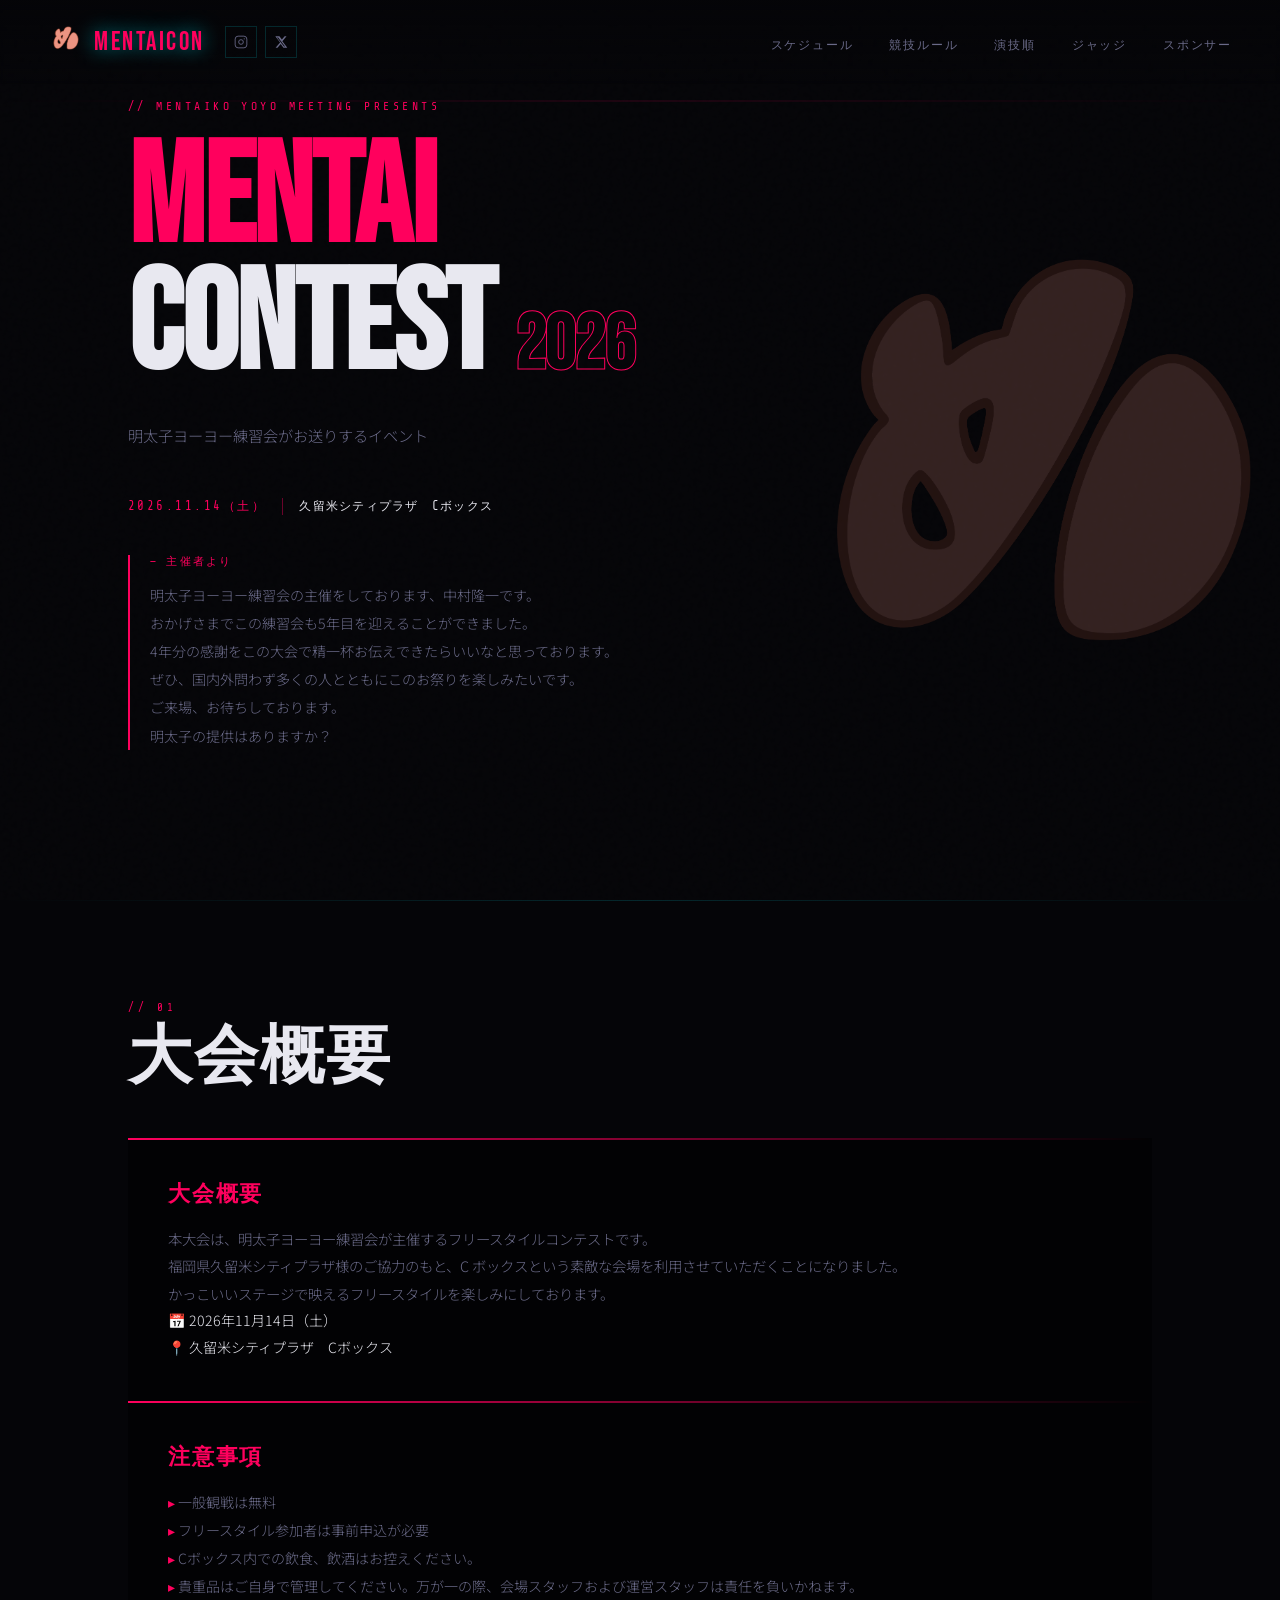
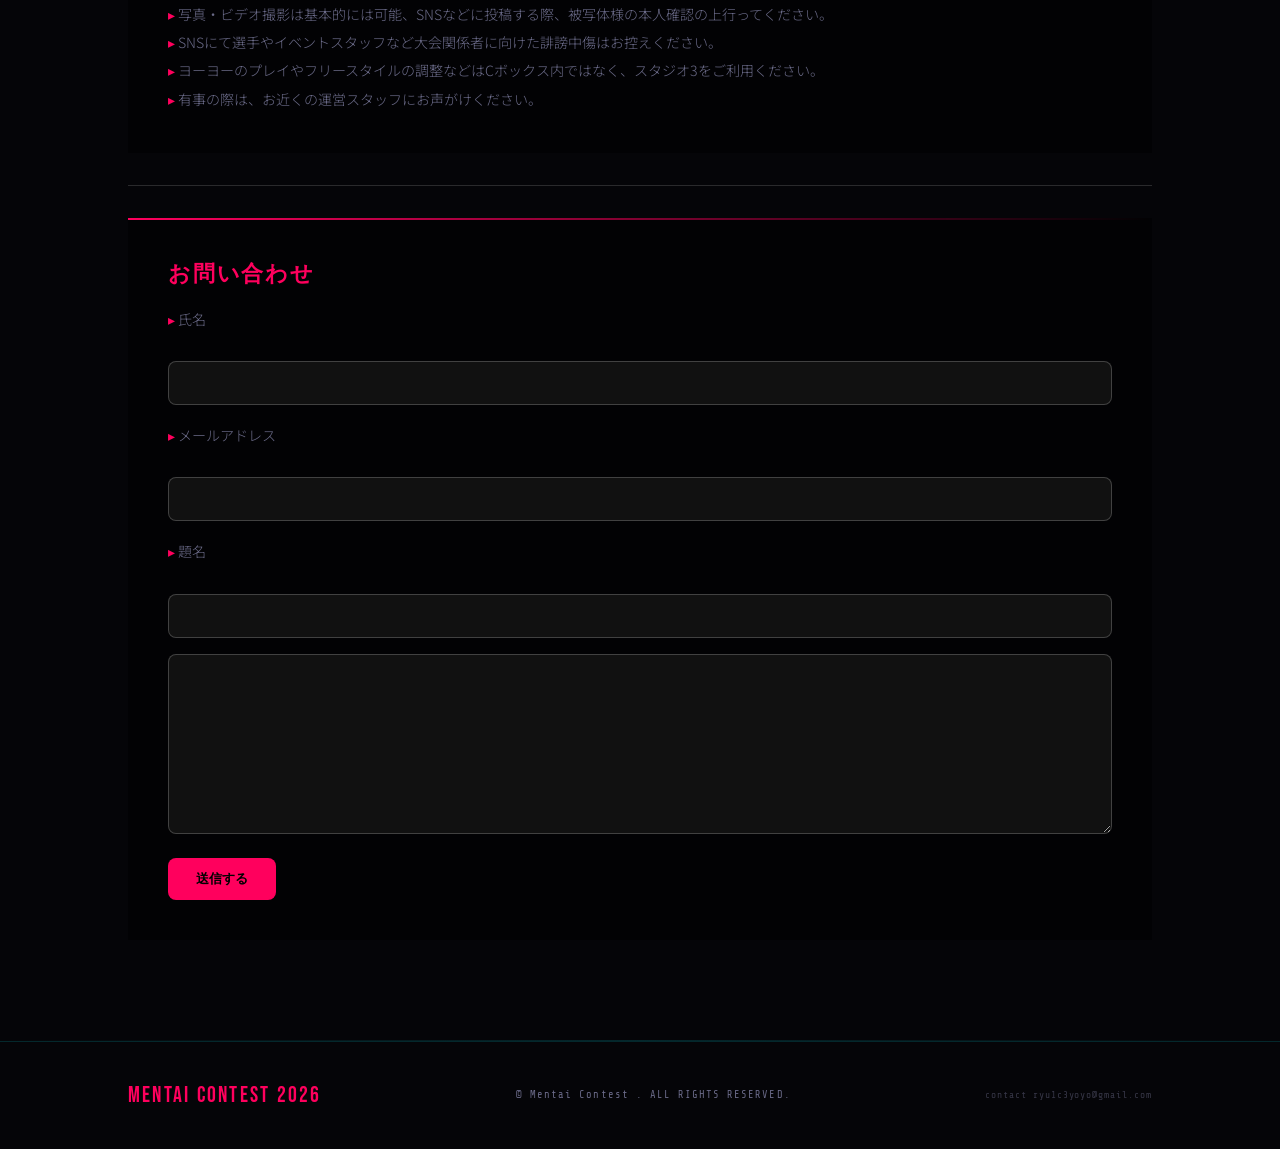
<file: index.html>
<!DOCTYPE html>

<html lang="ja">
<head>
<meta charset="utf-8"/>
<meta content="width=device-width, initial-scale=1.0" name="viewport"/>
<title>明太コンテスト 2026</title>
<link href="https://fonts.googleapis.com/css2?family=Bebas+Neue&amp;family=Noto+Sans+JP:wght@300;400;700&amp;family=Share+Tech+Mono&amp;display=swap" rel="stylesheet"/>


<link href="style.css" rel="stylesheet"/></head>

<body>

<!-- NAV -->
<nav>
<div class="nav-logo">
   <a href="index.html" class="nav-logo-link">
   <img alt="MC" class="nav-logo-img" src="mentaiko_logo_color_BGtouka.png"/>
   </a>
<span class="nav-logo-text">MentaiCon</span>
</div>
<div class="nav-sns">
<a aria-label="Instagram" class="sns-btn" href="https://www.instagram.com/mentaicontest?igsi=MXZqcjV1aGtrMWhndA%3D%3D&utm_source=qr" target="_blank"  >
      <svg viewBox="0 0 24 24" fill="none" stroke="currentColor" stroke-width="1.5">
        <rect x="2" y="2" width="20" height="20" rx="5" ry="5"/>
        <circle cx="12" cy="12" r="4"/>
        <circle cx="17.5" cy="6.5" r="1" fill="currentColor" stroke="none"/>
      </svg>
</a>
<a aria-label="X" class="sns-btn" href="https://x.com/mentaicontest?s=11" target="_blank">
<svg fill="currentColor" viewbox="0 0 24 24">
<path d="M18.244 2.25h3.308l-7.227 8.26 8.502 11.24H16.17l-4.714-6.231-5.401 6.231H2.742l7.73-8.835L2.25 2.25h6.988l4.265 5.638L18.244 2.25zm-1.161 17.52h1.833L7.084 4.126H5.117z"></path>
</svg>
</a>
</div>
<ul class="nav-links">
<li><a href="schedule.html">スケジュール</a></li>
<li><a href="rules.html">競技ルール</a></li>
<li><a href="entry.html">演技順</a></li>
<li><a href="judges.html">ジャッジ</a></li>
<li><a href="sponsor.html">スポンサー</a></li>
</ul>
<!-- ハンバーガーボタン -->
<div class="hamburger" id="hamburger">
<span></span>
<span></span>
<span></span>
</div>
</nav>
<!-- モバイルメニュー -->
<div class="mobile-menu" id="mobileMenu">
<a href="schedule.html" onclick="closeMenu()">スケジュール</a>
<a href="rules.html" onclick="closeMenu()">競技ルール</a>
<a href="entry.html" onclick="closeMenu()">演技順</a>
<a href="judges.html" onclick="closeMenu()">ジャッジ</a>
<a href="sponsor.html" onclick="closeMenu()">スポンサー</a>
</div>
</div>
<!-- HERO -->
<section class="hero" id="top">
<div class="scanline"></div>
<div class="yoyo-bg-wrap">
<img alt="" class="yoyo-bg" src="mentaiko_logo_color_BGtouka.png"/>
</div>
<div class="hero-label">// Mentaiko YoYo meeting presents</div>
<h1 class="hero-title">
<span>Mentai</span>
    Contest <span class="year">2026</span>
</h1>
<p class="hero-sub">明太子ヨーヨー練習会がお送りするイベント</p>
<div class="hero-venue">
<span class="hero-venue-date">2026.11.14（土）</span>
<span class="hero-venue-place">久留米シティプラザ　Cボックス</span>
</div>
<div class="hero-message">
<div class="hero-message-label">— 主催者より</div>
<p class="hero-message-text">
    明太子ヨーヨー練習会の主催をしております、中村隆一です。<br/>
    おかげさまでこの練習会も5年目を迎えることができました。<br/>
    4年分の感謝をこの大会で精一杯お伝えできたらいいなと思っております。<br/>
    ぜひ、国内外問わず多くの人とともにこのお祭りを楽しみたいです。<br/>
    ご来場、お待ちしております。<br/>
    明太子の提供はありますか？
  </p>
</div>
</section>
<div class="divider"></div>


<!-- OVERVIEW -->
<section id="overview">
<div class="section-label">// 01</div>
<h2 class="section-title">大会概要</h2>
<!--<div class="overview-grid">-->
<div class="overview-card">
<h3>大会概要</h3>
<p>本大会は、明太子ヨーヨー練習会が主催するフリースタイルコンテストです。<br/>
         福岡県久留米シティプラザ様のご協力のもと、C ボックスという素敵な会場を利用させていただくことになりました。<br/>
         かっこいいステージで映えるフリースタイルを楽しみにしております。
         <br/>
</p>
<p style="color:var(--text); font-size:0.88rem;">
        📅 2026年11月14日（土）<br/>
        📍 久留米シティプラザ　Cボックス<br/>
</p>
</div>
<div class="overview-card">
<h3>注意事項</h3>
<ul>
<li>一般観戦は無料</li>
<li>フリースタイル参加者は事前申込が必要</li>
<li>Cボックス内での飲食、飲酒はお控えください。</li>
<li>貴重品はご自身で管理してください。万が一の際、会場スタッフおよび運営スタッフは責任を負いかねます。</li>
<li>写真・ビデオ撮影は基本的には可能、SNSなどに投稿する際、被写体様の本人確認の上行ってください。</li>
<li>SNSにて選手やイベントスタッフなど大会関係者に向けた誹謗中傷はお控えください。</li>
<li>ヨーヨーのプレイやフリースタイルの調整などはCボックス内ではなく、スタジオ3をご利用ください。</li>
<li>有事の際は、お近くの運営スタッフにお声がけください。</li>
</ul>
</div>
<hr style="margin:2rem 0; border:0; border-top:1px solid rgba(255,255,255,0.15);">

<div class="overview-card">
<!-- お問い合わせ -->
<h3>お問い合わせ</h3>

<form action="https://formsubmit.co/ryu1c3yoyo@gmail.com" method="POST">

  <!-- スパム対策 -->
  <input type="hidden" name="_captcha" value="false">

  <!-- 送信後のページ（必要に応じて変更） -->
  <!-- <input type="hidden" name="_next" value="https://mentaicontest.com/thanks.html"> -->

  <div class="form-group">
    <ul>
    <li>氏名</li><br>
    <input type="text" name="名前" required>
    </ul>
  </div>

  <div class="form-group">
    <ul>
    <li>メールアドレス</li><br>
    <input type="email" name="メールアドレス" required>
    </ul>
  </div>

  <div class="form-group">
    <ul>
    <li>題名</li><br>
    <input type="text" name="件名" required>
    </ul>
  </div>

  <div class="form-group">
    <ul>
    
    <textarea name="本文" rows="8" required></textarea>
    </ul>
  </div>

  <button type="submit">送信する</button>

</form>
</div>
</div>
</section>
<div class="divider"></div>

<!-- FOOTER -->
<footer>
<div class="logo">Mentai Contest 2026</div>
<p>© Mentai Contest . ALL RIGHTS RESERVED.</p>
<p style="font-size:0.6rem; color: rgba(106,106,136,0.5);">contact ryu1c3yoyo@gmail.com</p>
</footer>

<script src="script.js"></script></body>
</html>
</file>
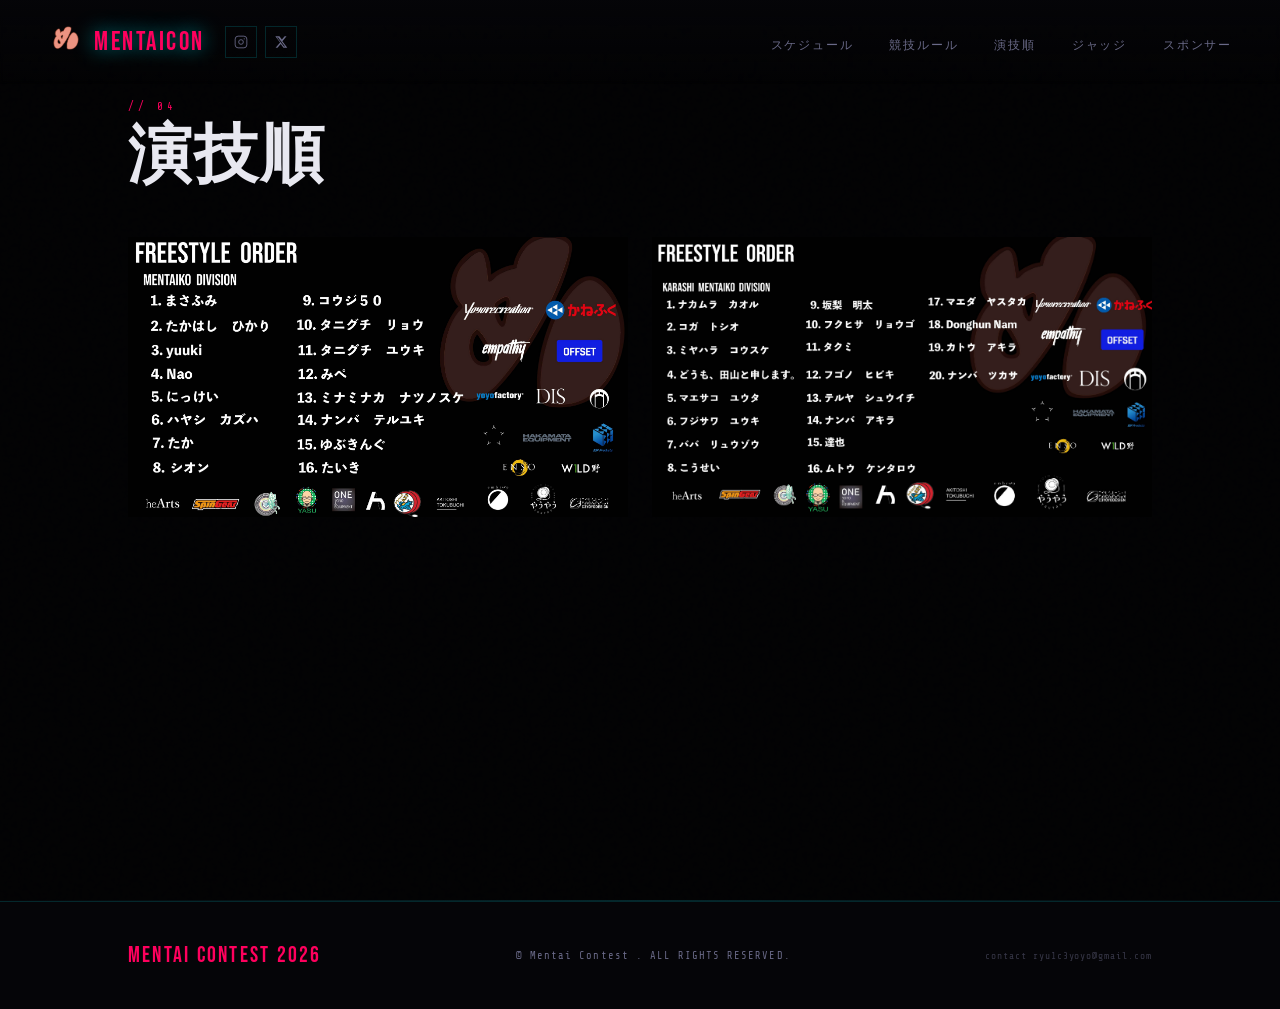
<file: entry.html>
<!DOCTYPE html>

<html lang="ja">
<head>
<meta charset="utf-8"/>
<meta content="width=device-width, initial-scale=1.0" name="viewport"/>
<title>明太コンテスト 2026</title>
<link href="https://fonts.googleapis.com/css2?family=Bebas+Neue&amp;family=Noto+Sans+JP:wght@300;400;700&amp;family=Share+Tech+Mono&amp;display=swap" rel="stylesheet"/>


<link href="style.css" rel="stylesheet"/></head>

<body>

<!-- NAV -->
<nav>
<div class="nav-logo">
   <a href="index.html" class="nav-logo-link">
   <img alt="MC" class="nav-logo-img" src="mentaiko_logo_color_BGtouka.png"/>
   </a>
<span class="nav-logo-text">MentaiCon</span>
</div>
<div class="nav-sns">
<a aria-label="Instagram" class="sns-btn" href="https://www.instagram.com/mentaicontest?igsi=MXZqcjV1aGtrMWhndA%3D%3D&utm_source=qr" target="_blank"  >
      <svg viewBox="0 0 24 24" fill="none" stroke="currentColor" stroke-width="1.5">
        <rect x="2" y="2" width="20" height="20" rx="5" ry="5"/>
        <circle cx="12" cy="12" r="4"/>
        <circle cx="17.5" cy="6.5" r="1" fill="currentColor" stroke="none"/>
      </svg>
</a>
<a aria-label="X" class="sns-btn" href="https://x.com/mentaicontest?s=11" target="_blank">
<svg fill="currentColor" viewbox="0 0 24 24">
<path d="M18.244 2.25h3.308l-7.227 8.26 8.502 11.24H16.17l-4.714-6.231-5.401 6.231H2.742l7.73-8.835L2.25 2.25h6.988l4.265 5.638L18.244 2.25zm-1.161 17.52h1.833L7.084 4.126H5.117z"></path>
</svg>
</a>
</div>
<ul class="nav-links">
<li><a href="schedule.html">スケジュール</a></li>
<li><a href="rules.html">競技ルール</a></li>
<li><a href="entry.html">演技順</a></li>
<li><a href="judges.html">ジャッジ</a></li>
<li><a href="sponsor.html">スポンサー</a></li>
</ul>
<!-- ハンバーガーボタン -->
<div class="hamburger" id="hamburger">
<span></span>
<span></span>
<span></span>
</div>
</nav>
<!-- モバイルメニュー -->
<div class="mobile-menu" id="mobileMenu">
<a href="schedule.html" onclick="closeMenu()">スケジュール</a>
<a href="rules.html" onclick="closeMenu()">競技ルール</a>
<a href="entry.html" onclick="closeMenu()">演技順</a>
<a href="judges.html" onclick="closeMenu()">ジャッジ</a>
<a href="sponsor.html" onclick="closeMenu()">スポンサー</a>
</div>


<!-- ENTRY -->
<section id="entry" class="hero">

<!--<div class="scanline"></div>
<div class="yoyo-bg-wrap">
<img alt="" class="yoyo-bg" src="mentaiko_logo_color_BGtouka.png"/>
</div>-->

<div class="section-label">// 04</div>
<h2 class="section-title">演技順</h2>
<div class="upcoming-box">
<div class="freestyle-order-images">

  <img
    src="freestyleorder_mentaiko.jpg"
    alt="明太子部門 演技順"
  >

  <img
    src="freestyleorder_karashi.jpg"
    alt="辛子明太子部門 演技順"
  >

</div>

</div>
</section>

  <!--<div class="section-label">// 04</div>
  <h2 class="section-title">参加申込</h2>
  <div class="overview-card">
    <div class="entry-info">
      <p>エントリーフォームに必要事項を記入のうえ送信してください。受付後、確認メールが届きます。参加費は銀行振込またはPayPalにてお支払いください。</p>
      <table class="fee-table">
        <thead>
          <tr><th>部門</th><th>参加費</th></tr>
        </thead>
        <tbody>
          <tr><td>明太子(beginner)</td><td>¥4,000</td></tr>
          <tr><td>辛子明太子(championship)</td><td>¥5,000</td></tr>
        </tbody>
      </table>
    </div>
  </div>
  <div class="overview-card">
    <form id="entryForm">

       <div class="entryform-row">
          <div class="entryform-group">
            <label>お名前（name）</label>
            <input type="text" placeholder="中村　隆一" id="name" name="name" required>
          </div>
          <div class="entryform-group">
            <label>エントリーネーム（entry name）</label>
            <input type="text" placeholder="明太子ヨーヨー練習会の長" id="entryname" name="entryname" required>
          </div>
        </div>
        <div class="entryform-group">
          <label>メールアドレス(Email)</label>
          <input type="email" placeholder="example@email.com" id="email" name="email" required>
        </div>
        
          <div class="entryform-group">
            <label>参加部門(division)</label>
            <select id="category" name="category" required>
              <option value="">選択してください</option>
              <option value="明太子">明太子(beginner)</option>
              <option value="辛子明太子">辛子明太子(championship)</option>
            </select>
          </div>

          <div class="entryform-group">
          <label>フリースタイル時間(time)</label>
          
          <input type="text" placeholder="0:00" id="time" name="time" required>
          
        </div>
        
        <div class="entryform-group">
          <label>使用音楽タイトル</label>
          <input type="text">
        </div>
        <div class="entryform-group">
          <label>使用音楽アーティスト</label>
          <input type="text">
        </div>
        <div class="entryform-group">
            <label>撮影可否(Is photography allowed?)</label>
            <select id="filming" name="filming" required>
              <option value="">選択してください</option>
              <option>可</option>
              <option>不可</option>
            </select>
       </div>
       <div class="entryform-group">
            <label>Tシャツサイズ(T shirt size)</label>
            <select id="shirt" name="shirt" required>
              <option value="">選択してください</option>
              <option>S</option>
              <option>M</option>
              <option>L</option>
              <option>XL</option>
              <option>2XL</option>
              <option>3XL</option>
            </select>
        </div>

        <div class="entryform-group">
          <label>意気込み(comment)</label>
          <textarea placeholder="意気込みをご自由にお書きください" id="message" name="message" ></textarea>
        </div>
        <button type="submit"　class="btn btn-primary" style="margin-top:8px; width:100%; text-align:center;">申込を送信</button>
        </form>
  </div>
    
</section>-->
<div class="divider"></div>

<!-- FOOTER -->
<footer>
<div class="logo">Mentai Contest 2026</div>
<p>© Mentai Contest . ALL RIGHTS RESERVED.</p>
<p style="font-size:0.6rem; color: rgba(106,106,136,0.5);">contact ryu1c3yoyo@gmail.com</p>
</footer>


<script src="script.js"></script></body>
</html>
</file>
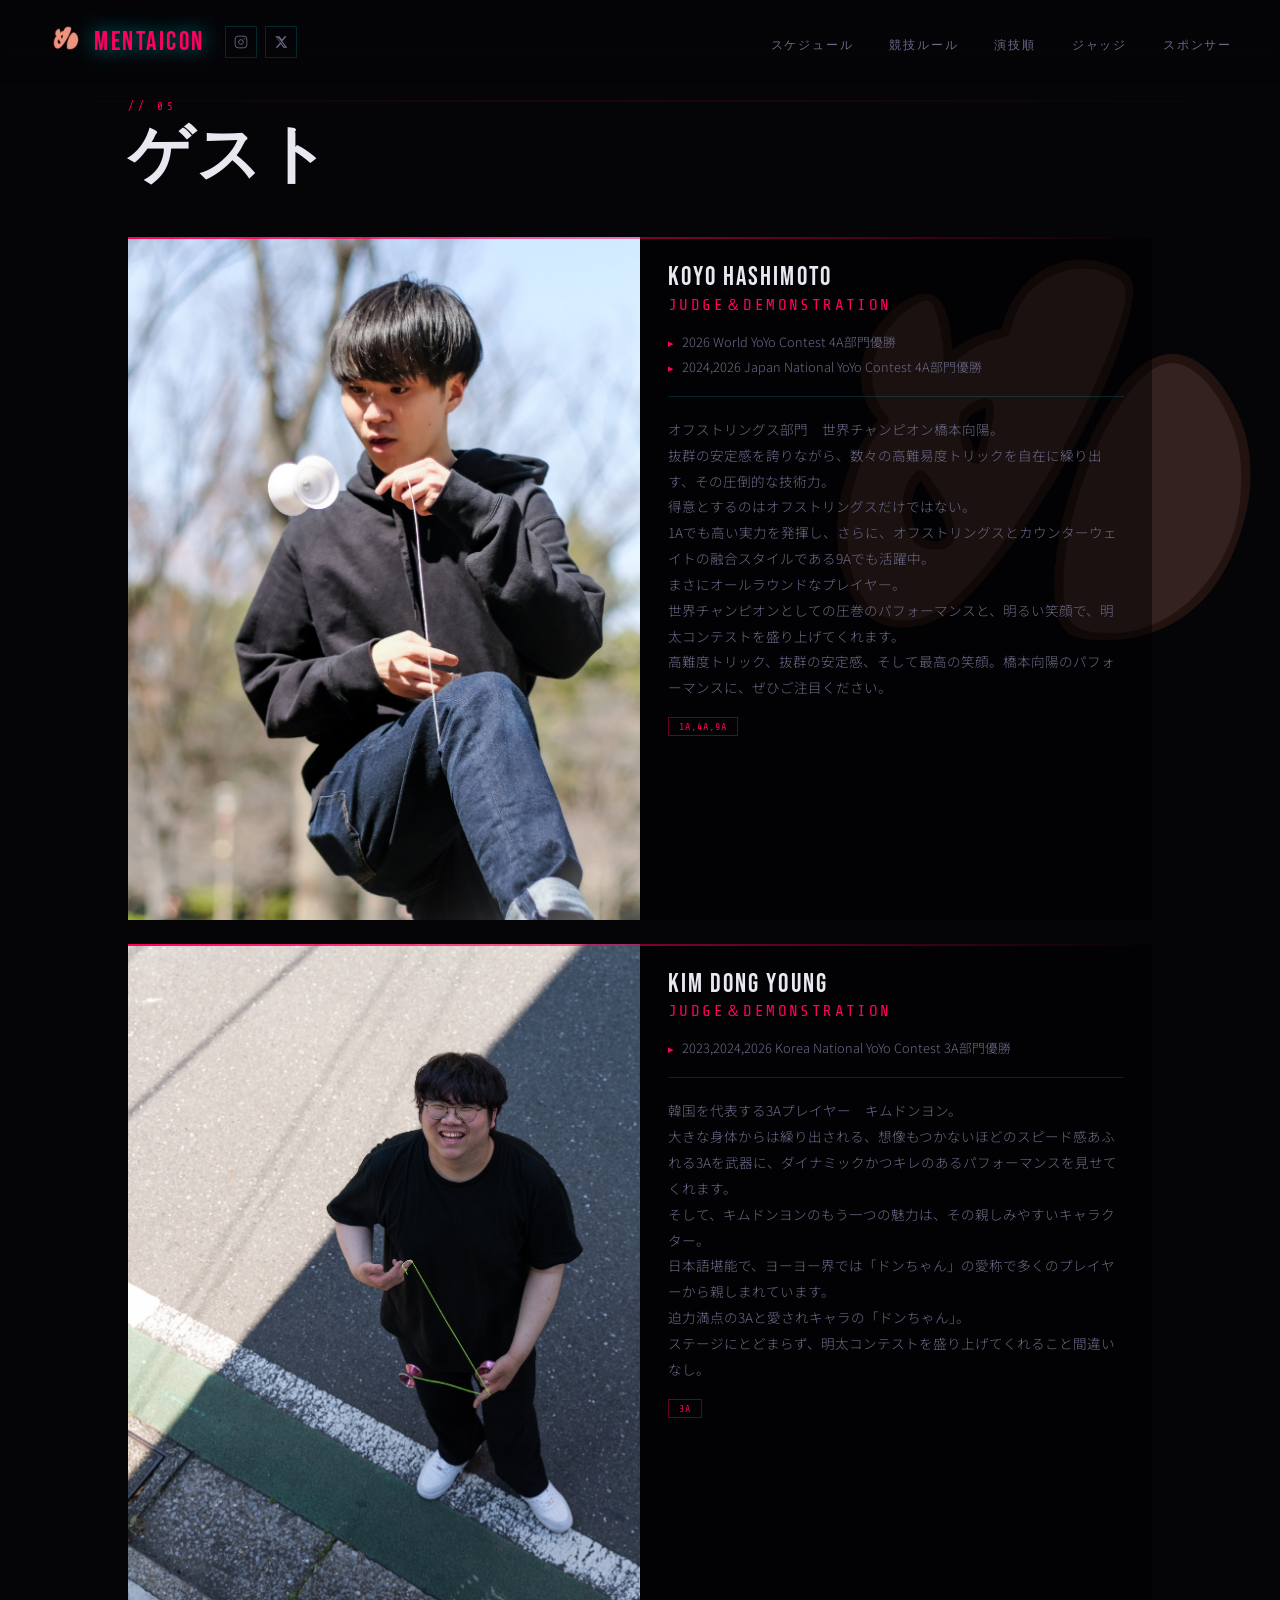
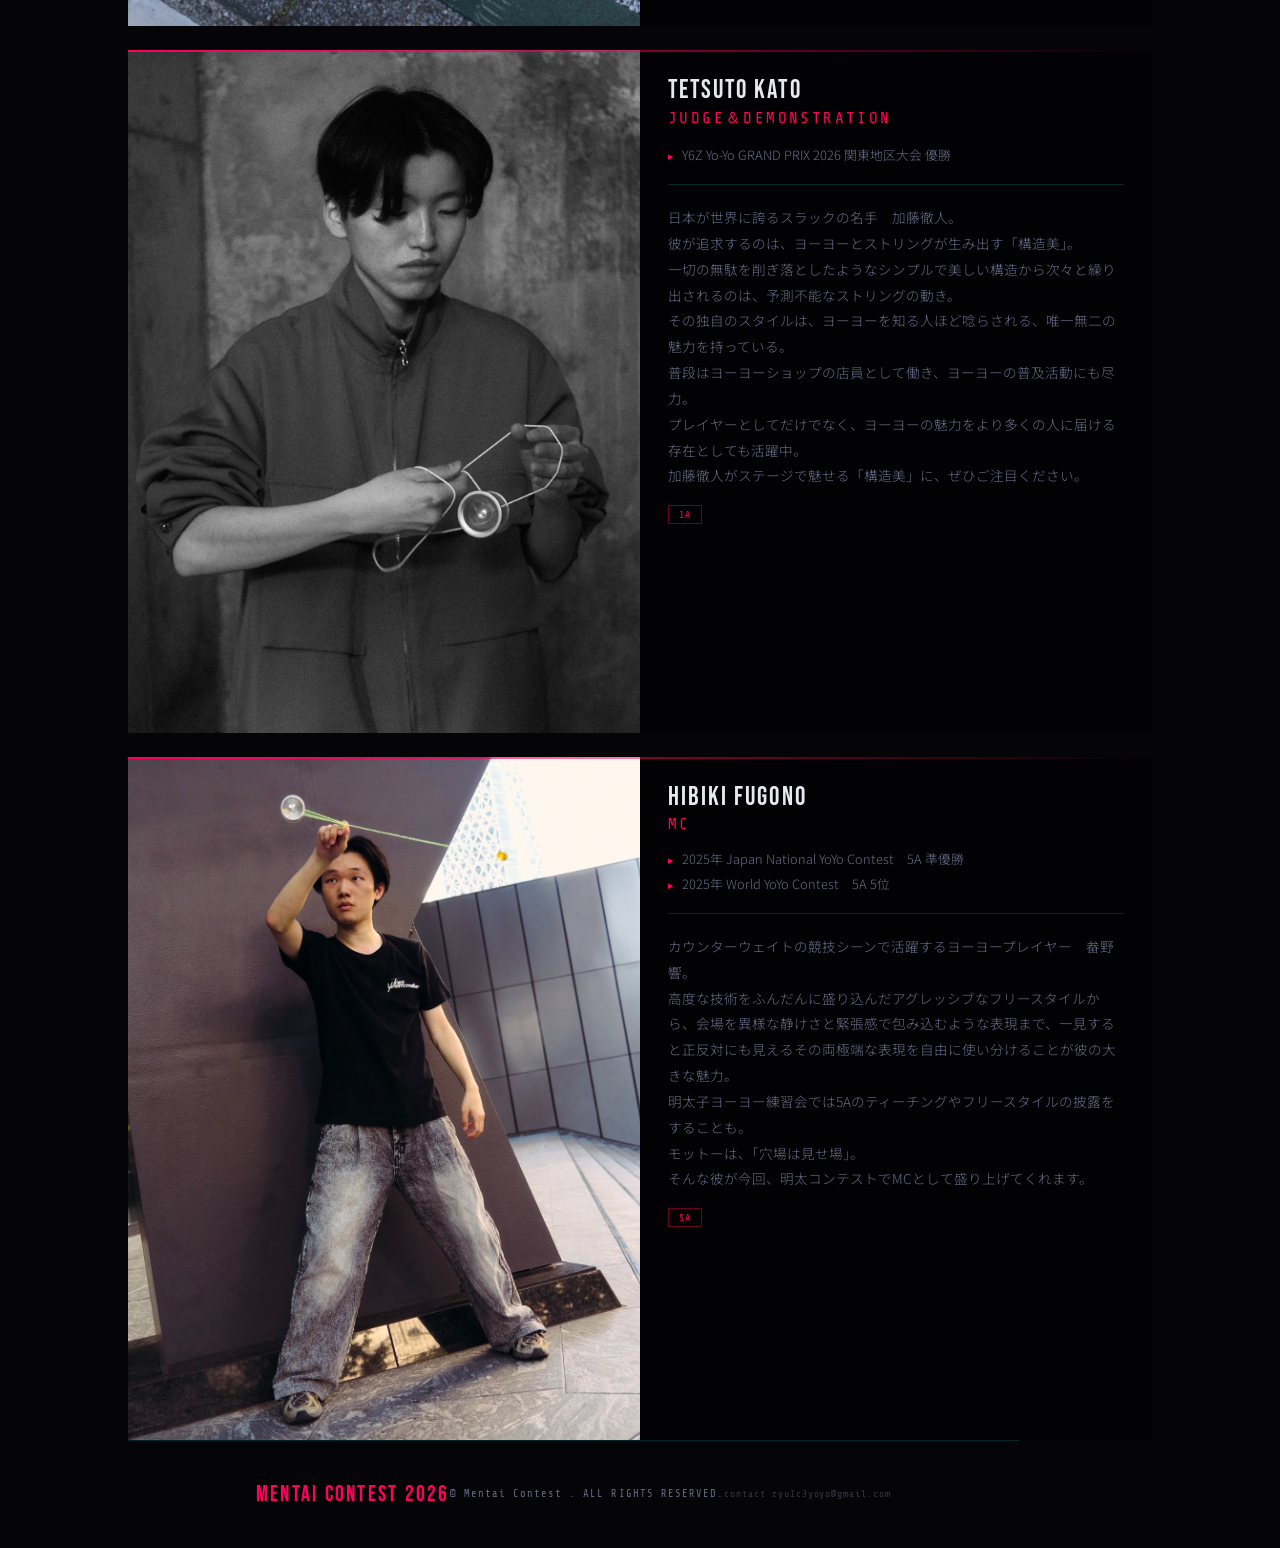
<file: judges.html>
<!DOCTYPE html>

<html lang="ja">
<head>
<meta charset="utf-8"/>
<meta content="width=device-width, initial-scale=1.0" name="viewport"/>
<title>明太コンテスト 2026</title>
<link href="https://fonts.googleapis.com/css2?family=Bebas+Neue&amp;family=Noto+Sans+JP:wght@300;400;700&amp;family=Share+Tech+Mono&amp;display=swap" rel="stylesheet"/>


<link href="style.css" rel="stylesheet"/></head>

<body>

<!-- NAV -->
<nav>
<div class="nav-logo">
   <a href="index.html" class="nav-logo-link">
   <img alt="MC" class="nav-logo-img" src="mentaiko_logo_color_BGtouka.png"/>
   </a>
<span class="nav-logo-text">MentaiCon</span>
</div>
<div class="nav-sns">
<a aria-label="Instagram" class="sns-btn" href="https://www.instagram.com/mentaicontest?igsi=MXZqcjV1aGtrMWhndA%3D%3D&utm_source=qr" target="_blank"  >
      <svg viewBox="0 0 24 24" fill="none" stroke="currentColor" stroke-width="1.5">
        <rect x="2" y="2" width="20" height="20" rx="5" ry="5"/>
        <circle cx="12" cy="12" r="4"/>
        <circle cx="17.5" cy="6.5" r="1" fill="currentColor" stroke="none"/>
      </svg>
</a>
<a aria-label="X" class="sns-btn" href="https://x.com/mentaicontest?s=11" target="_blank">
<svg fill="currentColor" viewbox="0 0 24 24">
<path d="M18.244 2.25h3.308l-7.227 8.26 8.502 11.24H16.17l-4.714-6.231-5.401 6.231H2.742l7.73-8.835L2.25 2.25h6.988l4.265 5.638L18.244 2.25zm-1.161 17.52h1.833L7.084 4.126H5.117z"></path>
</svg>
</a>
</div>
<ul class="nav-links">
<li><a href="schedule.html">スケジュール</a></li>
<li><a href="rules.html">競技ルール</a></li>
<li><a href="entry.html">演技順</a></li>
<li><a href="judges.html">ジャッジ</a></li>
<li><a href="sponsor.html">スポンサー</a></li>
</ul>
<!-- ハンバーガーボタン -->
<div class="hamburger" id="hamburger">
<span></span>
<span></span>
<span></span>
</div>
</nav>
<!-- モバイルメニュー -->
<div class="mobile-menu" id="mobileMenu">
<a href="schedule.html" onclick="closeMenu()">スケジュール</a>
<a href="rules.html" onclick="closeMenu()">競技ルール</a>
<a href="entry.html" onclick="closeMenu()">演技順</a>
<a href="judges.html" onclick="closeMenu()">ジャッジ</a>
<a href="sponsor.html" onclick="closeMenu()">スポンサー</a>
</div>
<!-- HERO -->
<!--<section class="hero" id="top">
<div class="scanline"></div>
<div class="yoyo-bg-wrap">
<img alt="" class="yoyo-bg" src="mentaiko_logo_color_BGtouka.png"/>
</div>
<div class="hero-label">// Mentaiko YoYo meeting presents</div>
<h1 class="hero-title">
<span>Mentai</span>
    Contest <span class="year">2026</span>
</h1>
<p class="hero-sub">明太子ヨーヨー練習会がお送りするイベント。</p>
<div class="hero-venue">
<span class="hero-venue-date">2026.11.14（土）</span>
<span class="hero-venue-place">久留米シティプラザ　Cボックス</span>
</div>
<div class="hero-message">
<div class="hero-message-label">— 主催者より</div>
<p class="hero-message-text">
    明太子ヨーヨー練習会の主催をしております、中村隆一です。<br/>
    おかげさまでこの練習会も5年目を迎えることができました。<br/>
    4年分の感謝をこの大会で精一杯お伝えできたらいいなと思っております。<br/>
    ぜひ、国内外問わず多くの人とともにこのお祭りを楽しみたいです。<br/>
    ご来場、お待ちしております。<br/>
    明太子の提供はありますか？
  </p>
</div>
</section>
<div class="divider"></div>-->


<!-- JUDGES -->
<section id="judges" class="hero">
<div class="scanline"></div>
<div class="yoyo-bg-wrap">
<img alt="" class="yoyo-bg" src="mentaiko_logo_color_BGtouka.png"/>
</div>
<div class="section-label" style="color:#ff005d;">// 05</div>
<h2 class="section-title">ゲスト</h2>



  <div class="judges-grid">


    <div class="judge-card">
      <img class="judge-photo" src="koyo.jpg" alt="KOYO HASHIMOTO" >
      <div class="judge-body">
        <div class="judge-name">KOYO HASHIMOTO</div>
        <div class="judge-name-sub">Judge＆Demonstration</div>
        <div class="judge-career">
          <div class="judge-career-item">2026 World YoYo Contest 4A部門優勝 </div>
          <div class="judge-career-item">2024,2026 Japan National YoYo Contest 4A部門優勝</div>
          
        </div>
        <div class="judge-bio">
          オフストリングス部門　世界チャンピオン橋本向陽。<br/>
          抜群の安定感を誇りながら、数々の高難易度トリックを自在に繰り出す、その圧倒的な技術力。<br/>
          得意とするのはオフストリングスだけではない。<br/>
          1Aでも高い実力を発揮し、さらに、オフストリングスとカウンターウェイトの融合スタイルである9Aでも活躍中。<br/>
          まさにオールラウンドなプレイヤー。<br/>
          世界チャンピオンとしての圧巻のパフォーマンスと、明るい笑顔で、明太コンテストを盛り上げてくれます。<br/>
          高難度トリック、抜群の安定感、そして最高の笑顔。橋本向陽のパフォーマンスに、ぜひご注目ください。<br/>
        </div>
        <div class="judge-tags">
          <span class="judge-tag">1A,4A,9A</span>
        </div>
      </div>
    </div>


    <div class="judge-card">
     <img class="judge-photo" src="kimdon.jpg" alt="KIM DONG YOUNG"> 
      <div class="judge-body">
        <div class="judge-name">KIM DONG YOUNG</div>
        <div class="judge-name-sub">Judge＆Demonstration</div>
        <div class="judge-career">
          <div class="judge-career-item">2023,2024,2026 Korea National YoYo Contest 3A部門優勝</div>
        </div>
        <div class="judge-bio">
          韓国を代表する3Aプレイヤー　キムドンヨン。<br/>
          大きな身体からは繰り出される、想像もつかないほどのスピード感あふれる3Aを武器に、ダイナミックかつキレのあるパフォーマンスを見せてくれます。<br/>
          そして、キムドンヨンのもう一つの魅力は、その親しみやすいキャラクター。<br/>
          日本語堪能で、ヨーヨー界では「ドンちゃん」の愛称で多くのプレイヤーから親しまれています。<br/>
          迫力満点の3Aと愛されキャラの「ドンちゃん」。<br/>
          ステージにとどまらず、明太コンテストを盛り上げてくれること間違いなし。<br/>
        </div>
        <div class="judge-tags">
          <span class="judge-tag">3A</span>
        </div>
      </div>
    </div>

    
    <div class="judge-card">
      <img class="judge-photo" src="tetsuto.jpg" alt="TETSUTO KATO" >
      <div class="judge-body">
        <div class="judge-name">TETSUTO KATO</div>
        <div class="judge-name-sub">Judge＆Demonstration</div>
        <div class="judge-career">
          <div class="judge-career-item">Y6Z Yo-Yo GRAND PRIX 2026 関東地区大会 優勝</div>
        </div>
        <div class="judge-bio">
          日本が世界に誇るスラックの名手　加藤徹人。<br/>
          彼が追求するのは、ヨーヨーとストリングが生み出す「構造美」。<br/>
          一切の無駄を削ぎ落としたようなシンプルで美しい構造から次々と繰り出されるのは、予測不能なストリングの動き。<br/>
          その独自のスタイルは、ヨーヨーを知る人ほど唸らされる、唯一無二の魅力を持っている。<br/>
          普段はヨーヨーショップの店員として働き、ヨーヨーの普及活動にも尽力。<br/>
          プレイヤーとしてだけでなく、ヨーヨーの魅力をより多くの人に届ける存在としても活躍中。<br/>
          加藤徹人がステージで魅せる「構造美」に、ぜひご注目ください。<br/>

        </div>
        <div class="judge-tags">
          <span class="judge-tag">1A</span>
        </div>
      </div>
    </div>

  
    

    <div class="judge-card">
     <img class="judge-photo" src="IMG_4967.jpeg" alt="Hibiki Fugono" > 
      <div class="judge-body">
        <div class="judge-name">Hibiki Fugono</div>
        <div class="judge-name-sub">MC</div>
        <div class="judge-career">
          <div class="judge-career-item">2025年 Japan National YoYo Contest　5A 準優勝</div>
          <div class="judge-career-item">2025年 World YoYo Contest　5A 5位</div>
        </div>
        <div class="judge-bio">
          カウンターウェイトの競技シーンで活躍するヨーヨープレイヤー　畚野響。<br/>
          高度な技術をふんだんに盛り込んだアグレッシブなフリースタイルから、会場を異様な静けさと緊張感で包み込むような表現まで、一見すると正反対にも見えるその両極端な表現を自由に使い分けることが彼の大きな魅力。<br/>
          明太子ヨーヨー練習会では5Aのティーチングやフリースタイルの披露をすることも。<br/>
          モットーは、「穴場は見せ場」。<br/>
          そんな彼が今回、明太コンテストでMCとして盛り上げてくれます。<br/>
        </div>
        <div class="judge-tags">
          <span class="judge-tag">5A</span>
        </div>
      </div>
    </div>
  </div>


<!-- FOOTER -->
<footer>
<div class="logo">Mentai Contest 2026</div>
<p>© Mentai Contest . ALL RIGHTS RESERVED.</p>
<p style="font-size:0.6rem; color: rgba(106,106,136,0.5);">contact ryu1c3yoyo@gmail.com</p>
</footer>

<script src="script.js"></script></body>
</html>
</file>
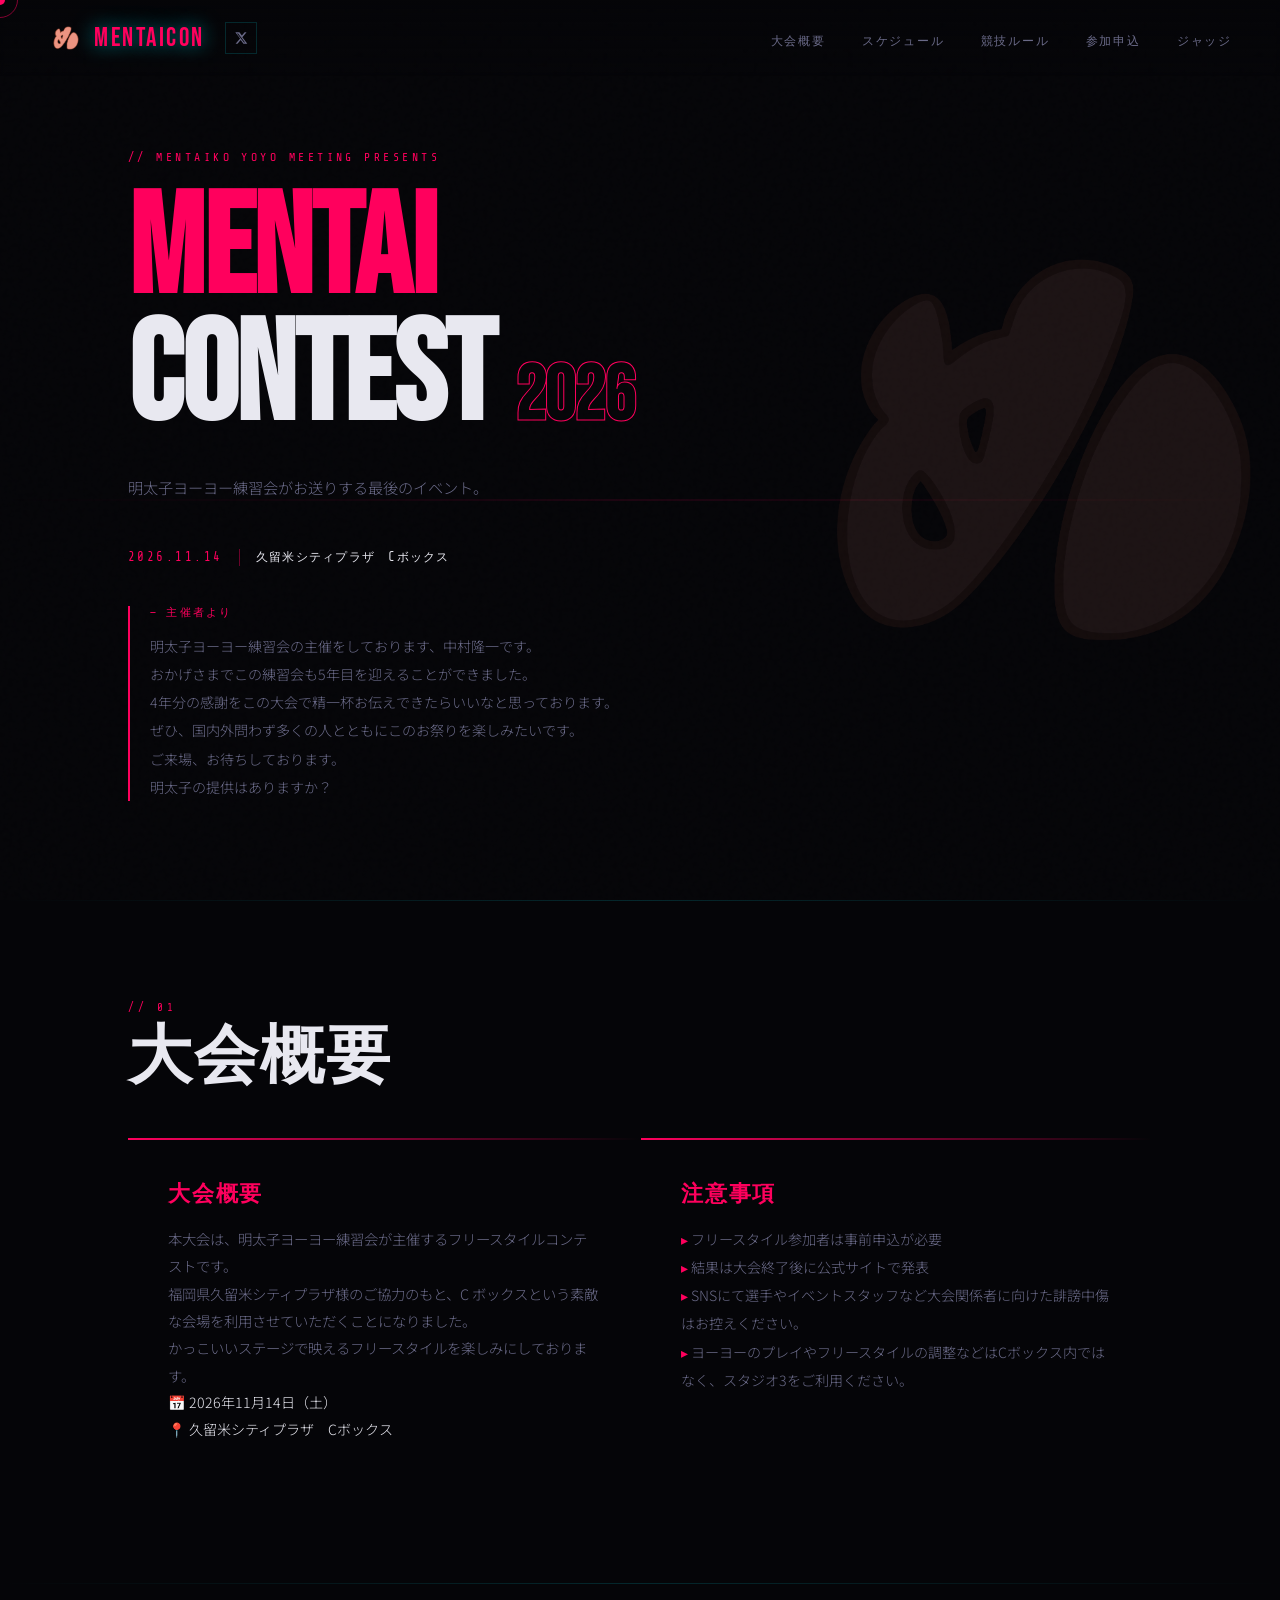
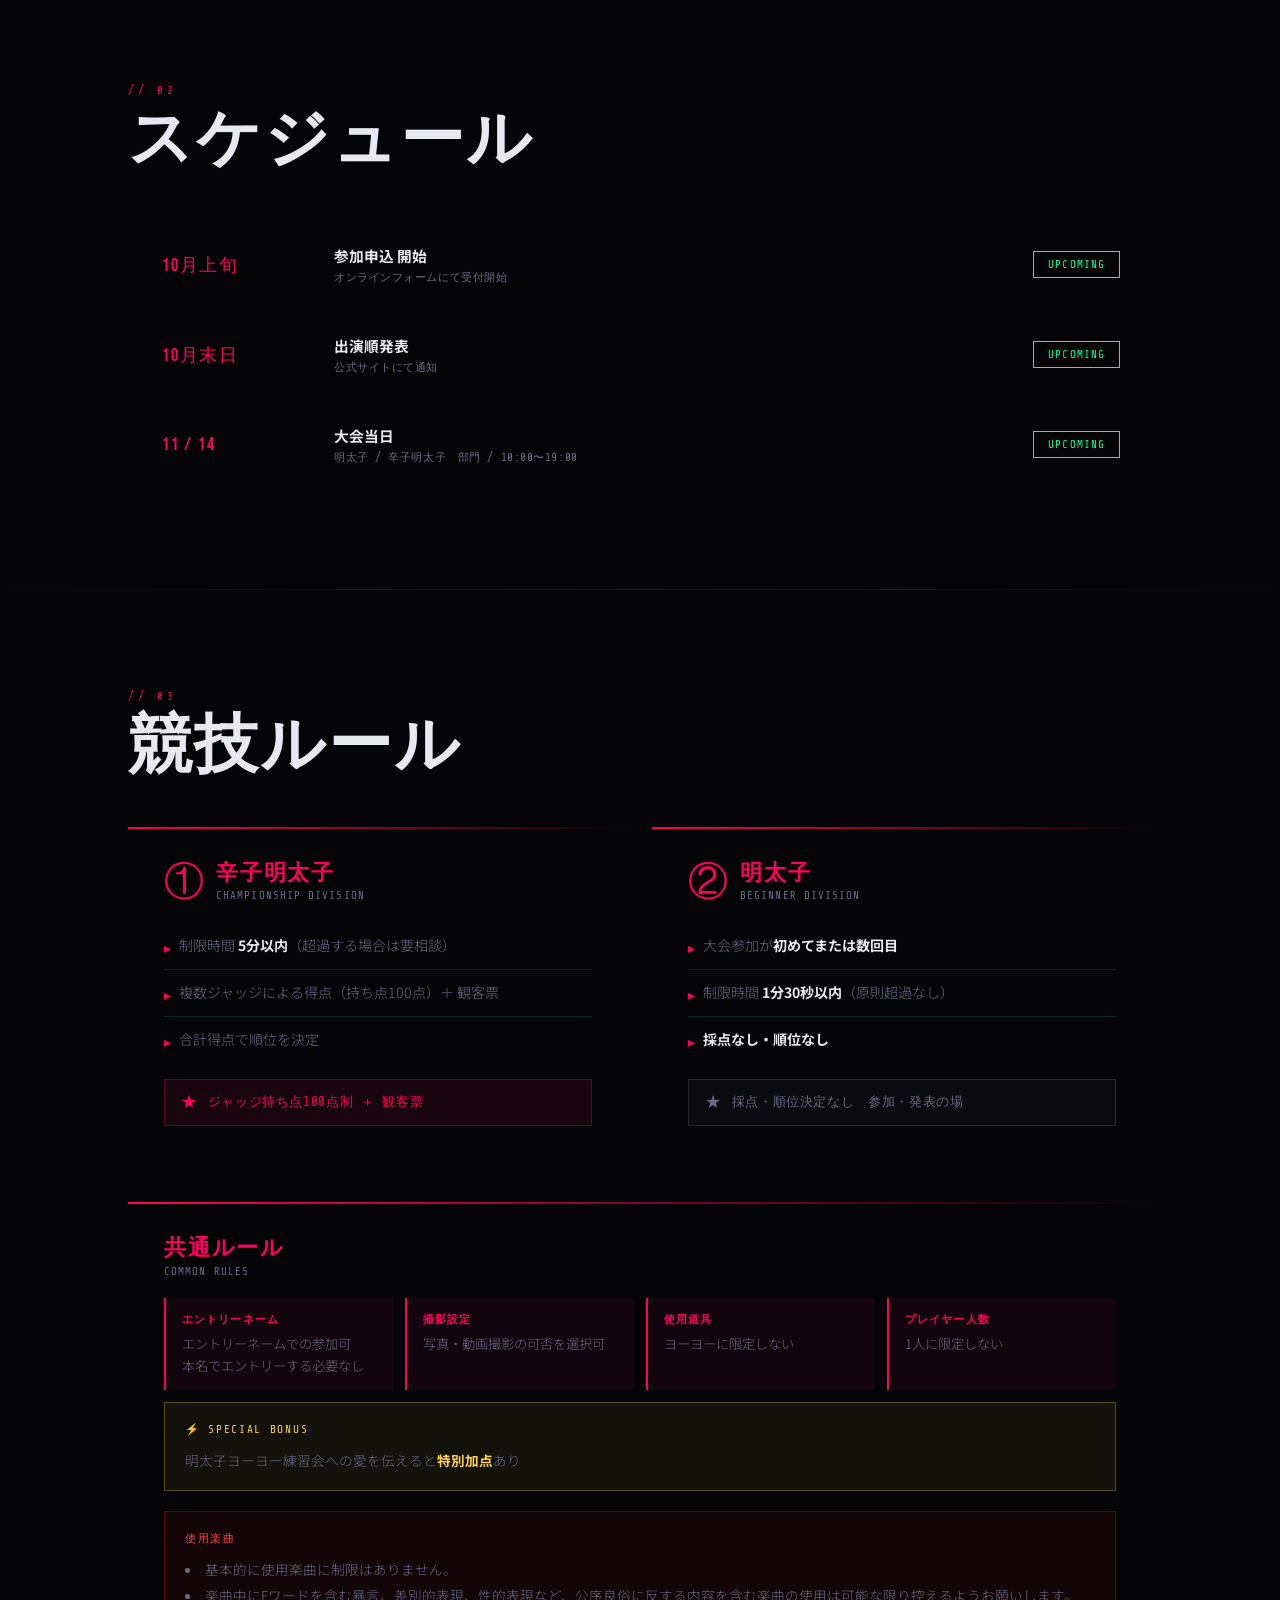
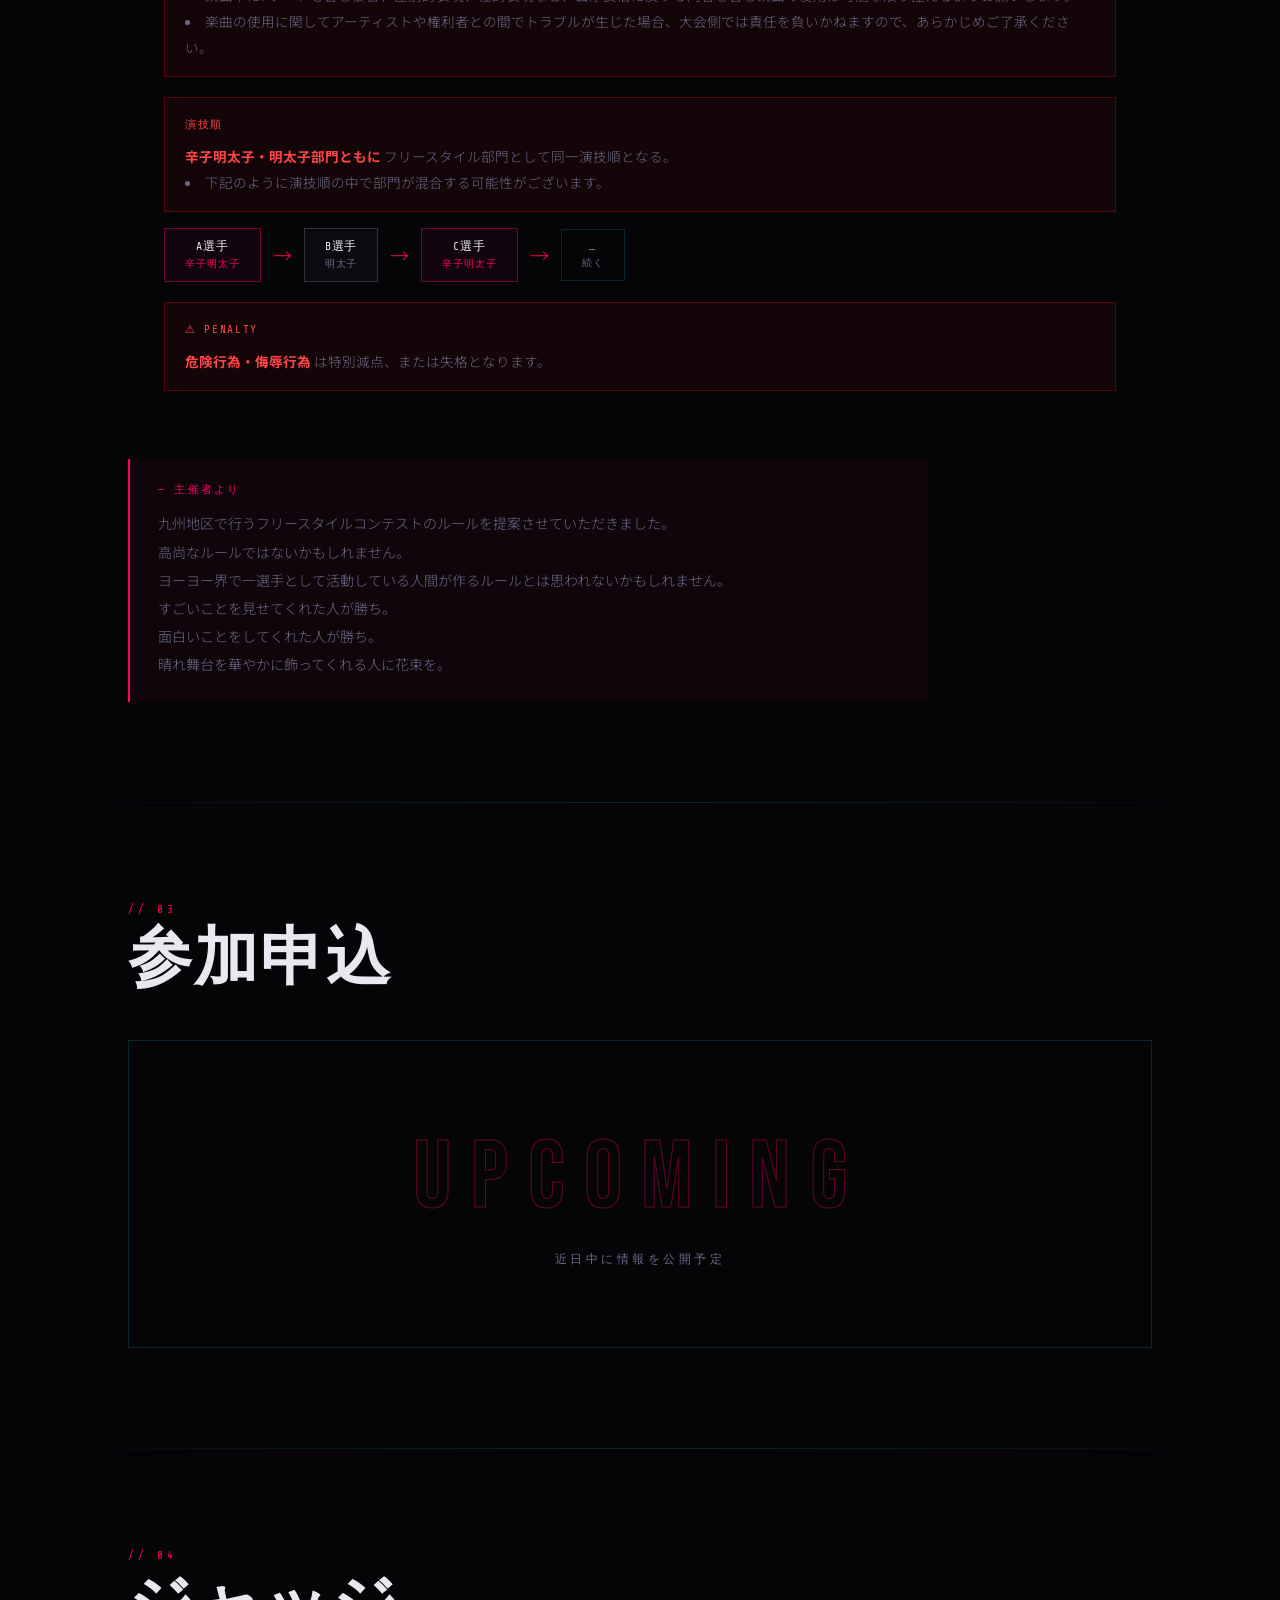
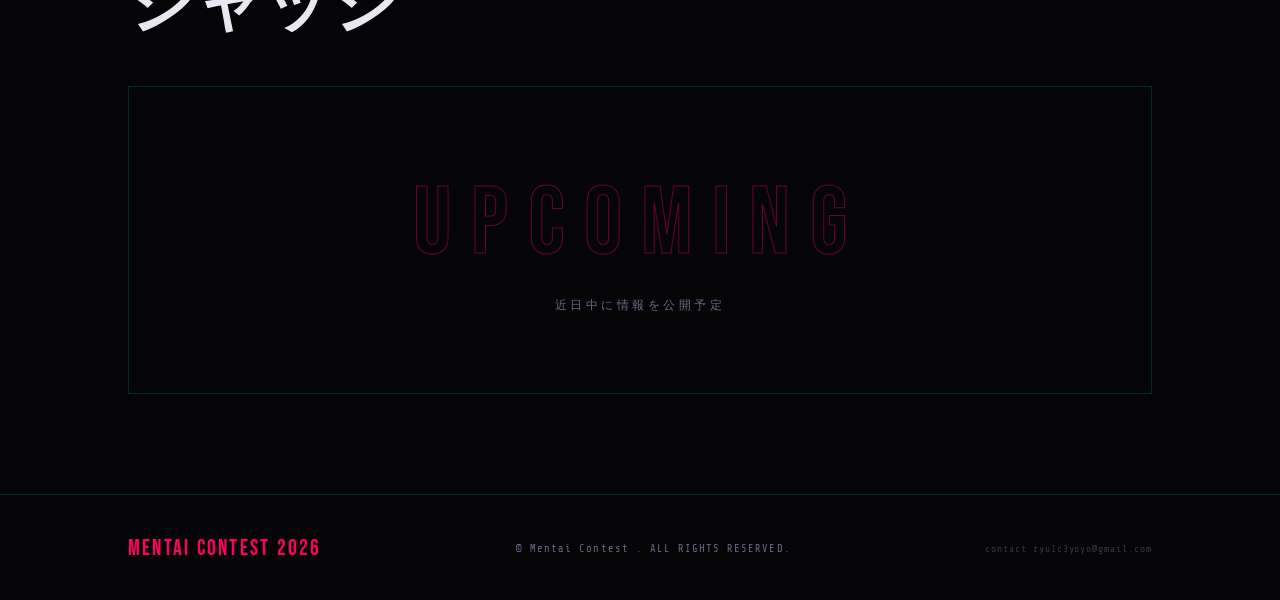
<file: mentaicon.html>
<!DOCTYPE html>
<html lang="ja">
<head>
  <meta charset="UTF-8">
  <meta name="viewport" content="width=device-width, initial-scale=1.0">
  <title>明太コンテスト 2026</title>
  <link href="https://fonts.googleapis.com/css2?family=Bebas+Neue&family=Noto+Sans+JP:wght@300;400;700&family=Share+Tech+Mono&display=swap" rel="stylesheet">
  <style>
    *, *::before, *::after { box-sizing: border-box; margin: 0; padding: 0; }

    :root {
      --bg: #050508;
      --surface: #050508;
      --card: #050508;
      --accent: #ff005d;
      --accent2: #ff005d;
      --gold: #ffd24a;
      --text: #e8e8f0;
      --muted: #6a6a88;
      --border: rgba(0,240,255,0.15);
    }

    html { scroll-behavior: smooth; }

    body {
      background: var(--bg);
      color: var(--text);
      font-family: 'Noto Sans JP', sans-serif;
      font-weight: 300;
      overflow-x: hidden;
      cursor: none;
    }

    /* Custom cursor */
    .cursor {
      position: fixed;
      width: 10px; height: 10px;
      background: var(--accent);
      border-radius: 50%;
      pointer-events: none;
      z-index: 9999;
      transform: translate(-50%, -50%);
      transition: transform 0.1s, width 0.2s, height 0.2s, background 0.2s;
      mix-blend-mode: screen;
    }
    .cursor-ring {
      position: fixed;
      width: 36px; height: 36px;
      border: 1px solid var(--accent);
      border-radius: 50%;
      pointer-events: none;
      z-index: 9998;
      transform: translate(-50%, -50%);
      transition: transform 0.18s ease-out, width 0.2s, height 0.2s;
      opacity: 0.5;
    }

    /* Noise overlay */
    body::before {
      content: '';
      position: fixed;
      inset: 0;
      background-image: url("data:image/svg+xml,%3Csvg viewBox='0 0 200 200' xmlns='http://www.w3.org/2000/svg'%3E%3Cfilter id='n'%3E%3CfeTurbulence type='fractalNoise' baseFrequency='0.9' numOctaves='4' stitchTiles='stitch'/%3E%3C/filter%3E%3Crect width='100%25' height='100%25' filter='url(%23n)' opacity='0.04'/%3E%3C/svg%3E");
      pointer-events: none;
      z-index: 0;
      opacity: 0.4;
    }

    /* NAV */
    nav {
      position: fixed;
      top: 0; left: 0; right: 0;
      z-index: 100;
      display: flex;
      align-items: center;
      justify-content: space-between;
      padding: 20px 48px;
      background: linear-gradient(to bottom, rgba(5,5,8,0.95), transparent);
      backdrop-filter: blur(2px);
    }
    .nav-logo {
      display: flex;
      align-items: center;
      gap: 10px;
      font-family: 'Bebas Neue', sans-serif;
      font-size: 1.6rem;
      letter-spacing: 0.1em;
      color: var(--accent);
      text-shadow: 0 0 20px rgba(0,240,255,0.6);
     }
    .nav-logo-img {
      width: 36px;
      height: 36px;
      object-fit: contain;
      mix-blend-mode: screen;
    }
    .nav-logo-text {
      color: var(--accent);
    }
    .nav-links { display: flex; gap: 36px; list-style: none; }
    .nav-links a {
      font-family: 'Share Tech Mono', monospace;
      font-size: 0.75rem;
      letter-spacing: 0.15em;
      color: var(--muted);
      text-decoration: none;
      text-transform: uppercase;
      transition: color 0.2s;
    }
    .nav-links a:hover { color: var(--accent); }
    .nav-sns {
  display: flex;
  align-items: center;
  gap: 8px;
  margin-right: auto;
  margin-left: 20px;
}
.sns-btn {
  display: flex;
  align-items: center;
  justify-content: center;
  width: 32px;
  height: 32px;
  border: 1px solid var(--border);
  color: var(--muted);
  transition: all 0.2s;
  text-decoration: none;
}
.sns-btn svg {
  width: 14px;
  height: 14px;
}
.sns-btn:hover {
  border-color: #ff005d;
  color: #ff005d;
}

@media (max-width: 768px) {
  .nav-sns {
    margin-left: 12px;
    gap: 6px;
  }
  .sns-btn {
    width: 28px;
    height: 28px;
  }
  .sns-btn svg {
    width: 12px;
    height: 12px;
  }
}
    /* ハンバーガーメニュー */
.hamburger {
  display: none;
  flex-direction: column;
  gap: 5px;
  cursor: pointer;
  padding: 4px;
  z-index: 200;
}
.hamburger span {
  display: block;
  width: 24px;
  height: 2px;
  background: var(--text);
  transition: all 0.3s;
}
.hamburger.open span:nth-child(1) {
  transform: translateY(7px) rotate(45deg);
}
.hamburger.open span:nth-child(2) {
  opacity: 0;
}
.hamburger.open span:nth-child(3) {
  transform: translateY(-7px) rotate(-45deg);
}

.mobile-menu {
  display: none;
  position: fixed;
  top: 0; left: 0; right: 0; bottom: 0;
  background: rgba(5, 5, 8, 0.97);
  z-index: 150;
  flex-direction: column;
  align-items: center;
  justify-content: center;
  gap: 40px;
}
.mobile-menu.open {
  display: flex;
}
.mobile-menu a {
  font-family: 'Bebas Neue', sans-serif;
  font-size: 2.5rem;
  letter-spacing: 0.15em;
  color: var(--text);
  text-decoration: none;
  transition: color 0.2s;
}
.mobile-menu a:hover {
  color: #ff005d;
}


    /* HERO */
    .hero {
      position: relative;
      min-height: 100vh;
      display: flex;
      flex-direction: column;
      justify-content: center;
      align-items: flex-start;
      padding: 0 10vw;
      padding-top: 100px; /* ← 追加 */
      overflow: hidden;
    }
    .hero-message {
      max-width: 540px;
      margin-bottom: 48px;
      opacity: 0;
      animation: fadeUp 0.8s 0.9s forwards;
      border-left: 2px solid #ff005d;
      padding-left: 20px;
    }
    .hero-message-label {
      font-family: 'Share Tech Mono', monospace;
      font-size: 0.68rem;
      letter-spacing: 0.2em;
      color: #ff005d;
      margin-bottom: 12px;
      text-transform: uppercase;
    }
    .hero-message-text {
      font-size: 0.88rem;
      color: var(--muted);
      line-height: 2;
    }

    /* Spinning yoyo graphic */
    .yoyo-bg-wrap {
      position: absolute;
      right: -5vw;
      top: 50%;
      transform: translateY(-50%);
      width: min(60vw, 600px);
      height: min(60vw, 600px);
      pointer-events: none;
      overflow: hidden;
    }
    .yoyo-bg {
      width: 100%;
      height: 100%;
      opacity: 0.1;   /* 一時的に見やすい値に */
      animation: spin 10s linear infinite;
      object-fit: contain; 
      mix-blend-mode: screen;    /* 白を飛ばす（背景が暗い場合向け）*/
    }
    @keyframes spin { to { transform: rotate(360deg); } }

    .hero-label {
      font-family: 'Share Tech Mono', monospace;
      font-size: 0.72rem;
      letter-spacing: 0.3em;
      color: var(--accent);
      text-transform: uppercase;
      margin-bottom: 24px;
      opacity: 0;
      animation: fadeUp 0.8s 0.2s forwards;
    }
    .hero-title {
      font-family: 'Bebas Neue', sans-serif;
      font-size: clamp(4rem, 11vw, 10rem);
      line-height: 0.9;
      letter-spacing: -0.01em;
      margin-bottom: 32px;
      opacity: 0;
      animation: fadeUp 0.8s 0.4s forwards;
    }
    .hero-title span { color: var(--accent); display: block; }
    .hero-title .year {
      color: transparent;
      -webkit-text-stroke: 1px #ff005d;
      font-size: 0.55em;
      display: inline;
    }
    .hero-sub {
      font-size: 0.95rem;
      color: var(--muted);
      max-width: 440px;
      line-height: 1.8;
      margin-bottom: 48px;
      opacity: 0;
      animation: fadeUp 0.8s 0.6s forwards;
    }
    .hero-cta {
      display: flex; gap: 16px;
      opacity: 0;
      animation: fadeUp 0.8s 0.8s forwards;
    }
    .btn {
      font-family: 'Share Tech Mono', monospace;
      font-size: 0.78rem;
      letter-spacing: 0.15em;
      text-transform: uppercase;
      padding: 14px 32px;
      border: none;
      cursor: pointer;
      text-decoration: none;
      transition: all 0.2s;
      display: inline-block;
    }
    .btn-primary {
      background: var(--accent);
      color: var(--bg);
      clip-path: polygon(0 0, calc(100% - 10px) 0, 100% 10px, 100% 100%, 10px 100%, 0 calc(100% - 10px));
    }
    .btn-primary:hover { background: #fff; box-shadow: 0 0 30px rgba(0,240,255,0.5); }
    .btn-ghost {
      background: transparent;
      color: var(--text);
      border: 1px solid var(--border);
    }
    .btn-ghost:hover { border-color: var(--accent); color: var(--accent); }

    .hero-stats {
      position: absolute;
      bottom: 48px; right: 10vw;
      display: flex; gap: 48px;
      opacity: 0;
      animation: fadeUp 0.8s 1s forwards;
    }
    .stat-item { text-align: right; }
    .stat-num {
      font-family: 'Bebas Neue', sans-serif;
      font-size: 2.8rem;
      color: var(--accent);
      line-height: 1;
    }
    .stat-label {
      font-family: 'Share Tech Mono', monospace;
      font-size: 0.65rem;
      letter-spacing: 0.2em;
      color: var(--muted);
      text-transform: uppercase;
    }

    @keyframes fadeUp {
      from { opacity: 0; transform: translateY(24px); }
      to { opacity: 1; transform: translateY(0); }
    }

    /* Scanline */
    .scanline {
      position: absolute;
      left: 0; right: 0;
      height: 2px;
      background: linear-gradient(to right, transparent, var(--accent), transparent);
      opacity: 0.1;
      animation: scanDown 6s linear infinite;
    }
    @keyframes scanDown {
      from { top: 0; }
      to { top: 100%; }
    }

    /* SECTIONS */
    section {
      position: relative;
      z-index: 1;
      padding: 100px 10vw;
    }

    .section-label {
      font-family: 'Share Tech Mono', monospace;
      font-size: 0.68rem;
      letter-spacing: 0.35em;
      color: var(--accent2);
      text-transform: uppercase;
      margin-bottom: 12px;
    }
    .section-title {
      font-family: 'Bebas Neue', sans-serif;
      font-size: clamp(2.4rem, 5vw, 4rem);
      letter-spacing: 0.03em;
      margin-bottom: 48px;
      line-height: 1;
    }

    /* DIVIDER */
    .divider {
      width: 100%;
      height: 1px;
      background: linear-gradient(to right, transparent, var(--border), transparent);
    }
    .hero-venue {
  display: flex;
  align-items: center;
  gap: 16px;
  margin-bottom: 40px;
  opacity: 0;
  animation: fadeUp 0.8s 0.7s forwards;
}
.hero-venue-date {
  font-family: 'Share Tech Mono', monospace;
  font-size: 0.78rem;
  letter-spacing: 0.2em;
  color: #ff005d;
}
.hero-venue-sep {
  color: var(--muted);
  font-size: 0.8rem;
}
.hero-venue-place {
  font-family: 'Share Tech Mono', monospace;
  font-size: 0.78rem;
  letter-spacing: 0.1em;
  color: var(--text);
  border-left: 1px solid rgba(255,0,93,0.4);
  padding-left: 16px;
}

    /* RULES SECTION */
    #rules { background: var(--bg); }

    .rules-hero {
      display: grid;
      grid-template-columns: 1fr 1fr;
      gap: 24px;
      margin-bottom: 24px;
    }

    .rule-card {
      background: var(--card);
      padding: 36px;
      position: relative;
      overflow: hidden;
      transition: transform 0.3s;
    }
    .rule-card:hover { transform: translateY(-4px); }
    .rule-card::before {
      content: '';
      position: absolute;
      top: 0; left: 0; right: 0;
      height: 2px;
      background: linear-gradient(to right, #ff005d, transparent);
    }
.rule-card.full-width {
  grid-column: 1 / -1;
}

.rule-card-header {
  display: flex;
  align-items: center;
  gap: 12px;
  margin-bottom: 20px;
}
.rule-number {
  font-family: 'Bebas Neue', sans-serif;
  font-size: 2.5rem;
  color: #ff005d;
  line-height: 1;
}
.rule-card-header-text h3 {
  font-family: 'Bebas Neue', sans-serif;
  font-size: 1.4rem;
  letter-spacing: 0.08em;
  color: #ff005d;
  line-height: 1;
}
.rule-card-header-text .rule-sub {
  font-family: 'Share Tech Mono', monospace;
  font-size: 0.68rem;
  letter-spacing: 0.1em;
  color: var(--muted);
  margin-top: 4px;
}

.rule-list {
  list-style: none;
  color: var(--muted);
  font-size: 0.88rem;
  line-height: 2;
}
.rule-list li {
  border-bottom: 1px solid var(--border);
  padding: 8px 0;
  display: flex;
  align-items: flex-start;
  gap: 8px;
}
.rule-list li:last-child { border-bottom: none; }
.rule-list li::before {
  content: '▸';
  color: #ff005d;
  flex-shrink: 0;
  margin-top: 2px;
}
.rule-list li strong {
  color: var(--text);
}

.rule-highlight {
  background: rgba(255, 0, 93, 0.08);
  border: 1px solid rgba(255, 0, 93, 0.3);
  padding: 12px 16px;
  margin: 16px 0;
  font-family: 'Share Tech Mono', monospace;
  font-size: 0.8rem;
  color: #ff005d;
  letter-spacing: 0.05em;
  display: flex;
  align-items: center;
  gap: 10px;
}
.rule-highlight::before {
  content: '★';
  font-size: 1rem;
}

.rule-badge-row {
  display: flex;
  flex-wrap: wrap;
  gap: 8px;
  margin-top: 12px;
}
.rule-badge {
  font-family: 'Share Tech Mono', monospace;
  font-size: 0.65rem;
  letter-spacing: 0.1em;
  padding: 4px 12px;
  border: 1px solid #ff005d;
  color: #ff005d;
}
.rule-badge.muted {
  border-color: var(--muted);
  color: var(--muted);
}
.rule-badge.gold {
  border-color: var(--gold);
  color: var(--gold);
}

.common-rules {
  display: grid;
  grid-template-columns: repeat(auto-fit, minmax(200px, 1fr));
  gap: 12px;
  margin-top: 20px;
}
.common-rule-item {
  background: rgba(255,0,93,0.05);
  border-left: 2px solid #ff005d;
  padding: 12px 16px;
  font-size: 0.83rem;
  color: var(--muted);
  line-height: 1.7;
}
.common-rule-item strong {
  color: var(--text);
  display: block;
  margin-bottom: 4px;
  font-family: 'Share Tech Mono', monospace;
  font-size: 0.7rem;
  letter-spacing: 0.1em;
  color: #ff005d;
}

.penalty-box {
  background: rgba(255,0,0,0.06);
  border: 1px solid rgba(255,0,0,0.3);
  padding: 16px 20px;
  margin-top: 20px;
  font-size: 0.85rem;
  color: var(--muted);
  line-height: 1.9;
}
.penalty-box .penalty-title {
  font-family: 'Share Tech Mono', monospace;
  font-size: 0.7rem;
  letter-spacing: 0.15em;
  color: #ff4444;
  margin-bottom: 8px;
  text-transform: uppercase;
}

.bonus-box {
  background: rgba(255, 210, 74, 0.06);
  border: 1px solid rgba(255, 210, 74, 0.3);
  padding: 16px 20px;
  margin-top: 12px;
  font-size: 0.85rem;
  color: var(--muted);
  line-height: 1.9;
}
.bonus-box .bonus-title {
  font-family: 'Share Tech Mono', monospace;
  font-size: 0.7rem;
  letter-spacing: 0.15em;
  color: var(--gold);
  margin-bottom: 8px;
  text-transform: uppercase;
}
.rules-comment {
  margin-top: 32px;
  border-left: 2px solid #ff005d;
  padding: 24px 28px;
  background: rgba(255, 0, 93, 0.04);
  max-width: 800px;
}
.rules-comment-label {
  font-family: 'Share Tech Mono', monospace;
  font-size: 0.68rem;
  letter-spacing: 0.2em;
  color: #ff005d;
  margin-bottom: 12px;
  text-transform: uppercase;
}
.rules-comment-text {
  font-size: 0.88rem;
  color: var(--muted);
  line-height: 2;
}
.order-flow {
  display: flex;
  align-items: center;
  gap: 12px;
  margin-top: 16px;
  flex-wrap: wrap;
}
.order-block {
  font-family: 'Share Tech Mono', monospace;
  font-size: 0.72rem;
  letter-spacing: 0.08em;
  padding: 10px 20px;
  border: 1px solid rgba(255,0,93,0.4);
  color: var(--text);
  text-align: center;
}
.order-block span {
  display: block;
  font-size: 0.6rem;
  margin-top: 4px;
}
.order-arrow {
  color: #ff005d;
  font-size: 1.2rem;
}

@media (max-width: 768px) {
  .order-flow {
    gap: 8px;
  }
  .order-block {
    padding: 8px 12px;
    font-size: 0.65rem;
  }
}

@media (max-width: 768px) {
  .rules-hero { grid-template-columns: 1fr; }
  .rule-card.full-width { grid-column: 1; }
  .common-rules { grid-template-columns: 1fr; }
}

    /* OVERVIEW + RULES */
    .overview-grid {
      display: grid;
      grid-template-columns: 1fr 1fr;
      gap: 2px;
    }
    .overview-card {
      background: var(--card);
      padding: 40px;
      position: relative;
      overflow: hidden;
      transition: transform 0.3s;
    }
    .overview-card:hover { transform: translateY(-4px); }
    .overview-card::before {
      content: '';
      position: absolute;
      top: 0; left: 0; right: 0;
      height: 2px;
      background: linear-gradient(to right, var(--accent), transparent);
    }
    .overview-card h3 {
      font-family: 'Bebas Neue', sans-serif;
      font-size: 1.4rem;
      letter-spacing: 0.08em;
      color: var(--accent);
      margin-bottom: 16px;
    }
    .overview-card p {
      color: var(--muted);
      line-height: 1.9;
      font-size: 0.9rem;
    }
    .overview-card ul {
      list-style: none;
      color: var(--muted);
      font-size: 0.88rem;
      line-height: 2;
    }
    .overview-card ul li::before {
      content: '▸ ';
      color: var(--accent);
    }
    .cat-tag {
      display: inline-block;
      font-family: 'Share Tech Mono', monospace;
      font-size: 0.68rem;
      letter-spacing: 0.1em;
      padding: 4px 10px;
      border: 1px solid var(--accent);
      color: var(--accent);
      margin: 4px 4px 4px 0;
    }

    /* SCHEDULE */
    #schedule { background: var(--surface); }
    .schedule-list { display: flex; flex-direction: column; gap: 2px; }
    .schedule-item {
      display: grid;
      grid-template-columns: 140px 1fr auto;
      align-items: center;
      gap: 32px;
      padding: 24px 32px;
      background: var(--card);
      border-left: 2px solid transparent;
      transition: border-color 0.2s, background 0.2s;
    }
    .schedule-item:hover { border-left-color: var(--accent); background: #151520; }
    .schedule-date {
      font-family: 'Bebas Neue', sans-serif;
      font-size: 1.1rem;
      letter-spacing: 0.1em;
      color: var(--accent);
    }
    .schedule-name {
      font-size: 0.92rem;
      font-weight: 700;
      color: var(--text);
    }
    .schedule-detail {
      font-family: 'Share Tech Mono', monospace;
      font-size: 0.7rem;
      color: var(--muted);
      margin-top: 4px;
      letter-spacing: 0.05em;
    }
    .schedule-status {
      font-family: 'Share Tech Mono', monospace;
      font-size: 0.68rem;
      letter-spacing: 0.1em;
      padding: 6px 14px;
      white-space: nowrap;
    }
    .status-open { border: 1px solid #00ff9f; color: #00ff9f; }
    .status-soon { border: 1px solid var(--gold); color: var(--gold); }
    .status-closed { border: 1px solid var(--muted); color: var(--muted); }



    /* ENTRY */
    #entry { background: var(--bg); }
    .entry-wrap {
      display: grid;
      grid-template-columns: 1fr 1fr;
      gap: 60px;
      align-items: start;
    }
    .entry-info p {
      color: var(--muted);
      line-height: 1.9;
      font-size: 0.9rem;
      margin-bottom: 24px;
    }
    .fee-table { width: 100%; border-collapse: collapse; }
    .fee-table th, .fee-table td {
      padding: 12px 16px;
      font-size: 0.85rem;
      text-align: left;
      border-bottom: 1px solid var(--border);
    }
    .fee-table th {
      font-family: 'Share Tech Mono', monospace;
      font-size: 0.68rem;
      letter-spacing: 0.15em;
      color: var(--accent);
      text-transform: uppercase;
    }
    .fee-table td { color: var(--muted); }
    .entry-form { display: flex; flex-direction: column; gap: 16px; }
    .form-group { display: flex; flex-direction: column; gap: 6px; }
    .form-group label {
      font-family: 'Share Tech Mono', monospace;
      font-size: 0.68rem;
      letter-spacing: 0.15em;
      color: var(--accent);
      text-transform: uppercase;
    }
    .form-group input, .form-group select {
      background: var(--card);
      border: 1px solid var(--border);
      color: var(--text);
      padding: 12px 16px;
      font-family: 'Noto Sans JP', sans-serif;
      font-size: 0.88rem;
      outline: none;
      transition: border-color 0.2s;
    }
    .form-group input:focus, .form-group select:focus { border-color: var(--accent); }
    .form-group select option { background: var(--card); }
    .form-group input::placeholder,
    .form-group select::placeholder {color: rgba(106, 106, 136, 0.4);
    }
    .form-row { display: grid; grid-template-columns: 1fr 1fr; gap: 16px; }



    /* RESULTS */
    #results { background: var(--surface); }
    .results-tabs {
      display: flex; gap: 2px; margin-bottom: 2px;
    }
    .tab-btn {
      font-family: 'Share Tech Mono', monospace;
      font-size: 0.72rem;
      letter-spacing: 0.15em;
      text-transform: uppercase;
      padding: 10px 24px;
      background: var(--card);
      border: none;
      color: var(--muted);
      cursor: pointer;
      transition: all 0.2s;
    }
    .tab-btn.active { background: var(--accent); color: var(--bg); }
    .results-table-wrap { overflow-x: auto; }
    .results-table { width: 100%; border-collapse: collapse; }
    .results-table th {
      font-family: 'Share Tech Mono', monospace;
      font-size: 0.65rem;
      letter-spacing: 0.2em;
      text-transform: uppercase;
      color: var(--accent);
      padding: 14px 20px;
      text-align: left;
      background: var(--card);
      border-bottom: 2px solid var(--border);
    }
    .results-table td {
      padding: 14px 20px;
      font-size: 0.88rem;
      color: var(--muted);
      border-bottom: 1px solid var(--border);
      transition: background 0.15s;
    }
    .results-table tr:hover td { background: rgba(0,240,255,0.04); }
    .rank-1 { color: var(--gold) !important; font-weight: 700; }
    .rank-2 { color: #c0c0c0 !important; font-weight: 700; }
    .rank-3 { color: #cd7f32 !important; font-weight: 700; }
    .rank-medal { font-size: 1.1rem; }
    .player-name { color: var(--text) !important; font-weight: 700; }
    .score-val {
      font-family: 'Share Tech Mono', monospace;
      font-size: 0.9rem;
      color: var(--accent) !important;
    }
    .hidden { display: none; }



    /* JUDGES SECTION */
#judges { background: var(--surface); }

.judges-grid {
  display: grid;
  grid-template-columns: repeat(auto-fit, minmax(280px, 1fr));
  gap: 24px;
}

.judge-card {
  background: var(--card);
  position: relative;
  overflow: hidden;
  transition: transform 0.3s;
}
.judge-card:hover { transform: translateY(-6px); }
.judge-card::before {
  content: '';
  position: absolute;
  top: 0; left: 0; right: 0;
  height: 2px;
  background: linear-gradient(to right, #ff005d, transparent);
}

.judge-photo {
  width: 100%;
  aspect-ratio: 1 / 1;
  object-fit: cover;
  display: block;
  filter: grayscale(20%);
  transition: filter 0.3s;
}
.judge-card:hover .judge-photo { filter: grayscale(0%); }

.judge-photo-placeholder {
  width: 100%;
  aspect-ratio: 1 / 1;
  background: var(--surface);
  display: flex;
  align-items: center;
  justify-content: center;
  font-family: 'Bebas Neue', sans-serif;
  font-size: 4rem;
  color: rgba(255,0,93,0.2);
  letter-spacing: 0.1em;
}

.judge-body {
  padding: 28px;
}

.judge-name {
  font-family: 'Bebas Neue', sans-serif;
  font-size: 1.6rem;
  letter-spacing: 0.08em;
  color: var(--text);
  line-height: 1;
  margin-bottom: 4px;
}
.judge-name-sub {
  font-family: 'Share Tech Mono', monospace;
  font-size: 0.68rem;
  letter-spacing: 0.15em;
  color: #ff005d;
  text-transform: uppercase;
  margin-bottom: 16px;
}

.judge-career {
  display: flex;
  flex-direction: column;
  gap: 6px;
  margin-bottom: 20px;
  padding-bottom: 20px;
  border-bottom: 1px solid var(--border);
}
.judge-career-item {
  display: flex;
  align-items: flex-start;
  gap: 8px;
  font-size: 0.8rem;
  color: var(--muted);
  line-height: 1.5;
}
.judge-career-item::before {
  content: '▸';
  color: #ff005d;
  flex-shrink: 0;
  font-size: 0.7rem;
  margin-top: 2px;
}

.judge-bio {
  font-size: 0.85rem;
  color: var(--muted);
  line-height: 1.9;
}

.judge-tags {
  display: flex;
  flex-wrap: wrap;
  gap: 6px;
  margin-top: 16px;
}
.judge-tag {
  font-family: 'Share Tech Mono', monospace;
  font-size: 0.62rem;
  letter-spacing: 0.1em;
  padding: 3px 10px;
  border: 1px solid rgba(255,0,93,0.4);
  color: #ff005d;
}

@media (max-width: 768px) {
  .judges-grid { grid-template-columns: 1fr; }
}


    /* FOOTER */
    footer {
      position: relative; z-index: 1;
      padding: 40px 10vw;
      border-top: 1px solid var(--border);
      display: flex;
      justify-content: space-between;
      align-items: center;
    }
    footer .logo {
      font-family: 'Bebas Neue', sans-serif;
      font-size: 1.4rem;
      color: var(--accent);
      letter-spacing: 0.1em;
    }
    footer p {
      font-family: 'Share Tech Mono', monospace;
      font-size: 0.65rem;
      color: var(--muted);
      letter-spacing: 0.1em;
    }

    /* Glitch line decoration */
    .glitch-line {
      height: 1px;
      background: var(--accent2);
      width: 60px;
      margin-bottom: 20px;
      position: relative;
    }
    .glitch-line::after {
      content: '';
      position: absolute;
      top: 4px; left: 12px;
      height: 1px;
      width: 24px;
      background: var(--accent);
    }

    @media (max-width: 768px) {
      nav { padding: 16px 24px; }
      .nav-links { display: none; }
      section { padding: 64px 24px; }
      .hero { padding: 0 24px; }
      .hero-stats { right: 24px; gap: 24px; }
      .stat-num { font-size: 1.8rem; }
      .overview-grid { grid-template-columns: 1fr; }
      .entry-wrap { grid-template-columns: 1fr; gap: 32px; }
      .schedule-item { grid-template-columns: 100px 1fr; }
      .schedule-item {
        grid-template-columns: 80px 1fr;
        gap: 12px;
       padding: 16px;
      }
      .schedule-status {
         grid-column: 2;
         justify-self: start;
         margin-top: 4px;
         font-size: 0.62rem;
         padding: 4px 10px;
      }
      footer { flex-direction: column; gap: 16px; text-align: center; }
      .hamburger { display: flex; }
      .nav-links { display: none; }
      .yoyo-bg-wrap {
        width: 80vw;
        height: 80vw;
        right: 50%;
        top: 50%;
        transform: translate(50%, -50%);
        opacity: 0.5;
        overflow: hidden;
  }

  .yoyo-bg {
    width: 100%;
    height: 100%;
    object-fit: contain;
    mix-blend-mode: screen;
  }
    }
    .upcoming-box {
  display: flex;
  flex-direction: column;
  align-items: center;
  justify-content: center;
  padding: 80px 0;
  border: 1px solid var(--border);
}

.upcoming-text {
  font-family: 'Bebas Neue', sans-serif;
  font-size: clamp(3rem, 8vw, 6rem);
  letter-spacing: 0.2em;
  color: transparent;
  -webkit-text-stroke: 1px rgba(255, 0, 93, 0.4);
  animation: pulse 2s ease-in-out infinite;
}

.upcoming-sub {
  font-family: 'Share Tech Mono', monospace;
  font-size: 0.72rem;
  letter-spacing: 0.3em;
  color: var(--muted);
  margin-top: 16px;
  text-transform: uppercase;
}

@keyframes pulse {
  0%, 100% { opacity: 0.4; }
  50% { opacity: 1; }
}
    </style>
  </style>
</head>
<body>

<div class="cursor" id="cursor"></div>
<div class="cursor-ring" id="cursorRing"></div>

<!-- NAV -->
<nav>
  <div class="nav-logo">
  <img class="nav-logo-img" src="mentaiko_logo_color_BGtouka.png" alt="MC">
  <span class="nav-logo-text">MentaiCon</span>
  </div>
  <div class="nav-sns">
    <!-- <a href="https://www.instagram.com/アカウント名" target="_blank" class="sns-btn" aria-label="Instagram">
      <svg viewBox="0 0 24 24" fill="none" stroke="currentColor" stroke-width="1.5">
        <rect x="2" y="2" width="20" height="20" rx="5" ry="5"/>
        <circle cx="12" cy="12" r="4"/>
        <circle cx="17.5" cy="6.5" r="1" fill="currentColor" stroke="none"/>
      </svg>
    </a>-->
    <a href="https://x.com/mentaicontest?s=11" target="_blank" class="sns-btn" aria-label="X">
      <svg viewBox="0 0 24 24" fill="currentColor">
        <path d="M18.244 2.25h3.308l-7.227 8.26 8.502 11.24H16.17l-4.714-6.231-5.401 6.231H2.742l7.73-8.835L2.25 2.25h6.988l4.265 5.638L18.244 2.25zm-1.161 17.52h1.833L7.084 4.126H5.117z"/>
      </svg>
    </a>
    
  </div>
  <ul class="nav-links">
    <li><a href="#overview">大会概要</a></li>
    <li><a href="#schedule">スケジュール</a></li>
    <li><a href="#rules">競技ルール</a></li>
    <li><a href="#entry">参加申込</a></li>
    <li><a href="#judges">ジャッジ</a></li>
  </ul>
  <!-- ハンバーガーボタン -->
  <div class="hamburger" id="hamburger">
    <span></span>
    <span></span>
    <span></span>
  </div>
</nav>

<!-- モバイルメニュー -->
<div class="mobile-menu" id="mobileMenu">
  <a href="#overview" onclick="closeMenu()">大会概要</a>
  <a href="#schedule" onclick="closeMenu()">スケジュール</a>
  <a href="#rules" onclick="closeMenu()">競技ルール</a>
  <a href="#entry" onclick="closeMenu()">参加申込</a>
  <a href="#judges" onclick="closeMenu()">ジャッジ</a>
</div>

<!-- HERO -->
<section class="hero" id="top">
  <div class="scanline"></div>
  <div class="yoyo-bg-wrap">
  <img class="yoyo-bg" src="mentaiko_logo_color_BGtouka.png" alt="">
</div>

  <div class="hero-label">// Mentaiko YoYo meeting presents</div>
  <h1 class="hero-title">
    <span>Mentai</span>
    Contest <span class="year">2026</span>
  </h1>
  <p class="hero-sub">明太子ヨーヨー練習会がお送りする最後のイベント。</p>
  <div class="hero-venue">
  <span class="hero-venue-date">2026.11.14</span>
  <span class="hero-venue-place">久留米シティプラザ　Cボックス</span>
</div>
<div class="hero-message">
  <div class="hero-message-label">— 主催者より</div>
  <p class="hero-message-text">
    明太子ヨーヨー練習会の主催をしております、中村隆一です。<br>
    おかげさまでこの練習会も5年目を迎えることができました。<br>
    4年分の感謝をこの大会で精一杯お伝えできたらいいなと思っております。<br>
    ぜひ、国内外問わず多くの人とともにこのお祭りを楽しみたいです。<br>
    ご来場、お待ちしております。<br>
    明太子の提供はありますか？
  </p>
</div>

</section>

<div class="divider"></div>

<!-- OVERVIEW & RULES -->
<section id="overview">
  <div class="section-label">// 01</div>
  <h2 class="section-title">大会概要</h2>
  <div class="overview-grid">
    <div class="overview-card">
      <h3>大会概要</h3>
      <p>本大会は、明太子ヨーヨー練習会が主催するフリースタイルコンテストです。<br>
         福岡県久留米シティプラザ様のご協力のもと、C ボックスという素敵な会場を利用させていただくことになりました。<br>
         かっこいいステージで映えるフリースタイルを楽しみにしております。
         <br>

      </p>
      <p style="color:var(--text); font-size:0.88rem;">
        📅 2026年11月14日（土）<br>
        📍 久留米シティプラザ　Cボックス<br>
      </p>
    </div>
    <div class="overview-card">
      <h3>注意事項</h3>
      <ul>
        <li>フリースタイル参加者は事前申込が必要</li>
        <li>結果は大会終了後に公式サイトで発表</li>
        <li>SNSにて選手やイベントスタッフなど大会関係者に向けた誹謗中傷はお控えください。</li>
        <li>ヨーヨーのプレイやフリースタイルの調整などはCボックス内ではなく、スタジオ3をご利用ください。</li>
      </ul>
    </div>
  </div>
</section>

<div class="divider"></div>

<!-- SCHEDULE -->
<section id="schedule">
  <div class="section-label">// 02</div>
  <h2 class="section-title">スケジュール</h2>
  <div class="schedule-list">
    <div class="schedule-item">
      <div class="schedule-date">10月上旬</div>
      <div>
        <div class="schedule-name">参加申込 開始</div>
        <div class="schedule-detail">オンラインフォームにて受付開始</div>
      </div>
      <div class="schedule-status status-open">UPCOMING</div>
    </div>
    <div class="schedule-item">
      <div class="schedule-date">10月末日</div>
      <div>
        <div class="schedule-name">出演順発表</div>
        <div class="schedule-detail">公式サイトにて通知</div>
      </div>
      <div class="schedule-status status-open">UPCOMING</div>
    </div>
    <div class="schedule-item">
      <div class="schedule-date">11 / 14</div>
      <div>
        <div class="schedule-name">大会当日</div>
        <div class="schedule-detail">明太子 / 辛子明太子　部門 / 10:00〜19:00</div>
      </div>
      <div class="schedule-status status-open">UPCOMING</div>
    </div>
  </div>
</section>


<div class="divider"></div>

<!-- RULES -->
<section id="rules">
  <div class="section-label" style="color:#ff005d;">// 03</div>
  <h2 class="section-title">競技ルール</h2>

  <div class="rules-hero">

    <!-- 辛子明太子 -->
    <div class="rule-card">
      <div class="rule-card-header">
        <div class="rule-number">①</div>
        <div class="rule-card-header-text">
          <h3>辛子明太子</h3>
          <div class="rule-sub">CHAMPIONSHIP DIVISION</div>
        </div>
      </div>
      <ul class="rule-list">
        <li><span>制限時間 <strong>5分以内</strong>（超過する場合は要相談）</span></li>
        <li><span>複数ジャッジによる得点（持ち点100点）＋ 観客票</span></li>
        <li><span>合計得点で順位を決定</span></li>
      </ul>
      <div class="rule-highlight">
        ジャッジ持ち点100点制 ＋ 観客票
      </div>
    </div>

    <!-- 明太子 -->
    <div class="rule-card">
      <div class="rule-card-header">
        <div class="rule-number">②</div>
        <div class="rule-card-header-text">
          <h3>明太子</h3>
          <div class="rule-sub">BEGINNER DIVISION</div>
        </div>
      </div>
      <ul class="rule-list">
        <li><span>大会参加が<strong>初めてまたは数回目</strong></span></li>
        <li><span>制限時間 <strong>1分30秒以内</strong>（原則超過なし）</span></li>
        <li><span><strong>採点なし・順位なし</strong></span></li>
      </ul>
      <div class="rule-highlight" style="color: var(--muted); border-color: rgba(106,106,136,0.3); background: rgba(106,106,136,0.05);">
        採点・順位決定なし　参加・発表の場
      </div>
    </div>

    <!-- 共通ルール -->
    <div class="rule-card full-width">
      <div class="rule-card-header">
        <div class="rule-card-header-text">
          <h3>共通ルール</h3>
          <div class="rule-sub">COMMON RULES</div>
        </div>
      </div>

      <div class="common-rules">
        <div class="common-rule-item">
          <strong>エントリーネーム</strong>
          エントリーネームでの参加可<br>
          本名でエントリーする必要なし
        </div>
        <div class="common-rule-item">
          <strong>撮影設定</strong>
          写真・動画撮影の可否を選択可
        </div>
        <div class="common-rule-item">
          <strong>使用道具</strong>
          ヨーヨーに限定しない
        </div>
        <div class="common-rule-item">
          <strong>プレイヤー人数</strong>
          1人に限定しない
        </div>
      </div>

      <div class="bonus-box">
        <div class="bonus-title">⚡ Special Bonus</div>
        明太子ヨーヨー練習会への愛を伝えると<strong style="color:var(--gold);">特別加点</strong>あり
      </div>

      <div class="penalty-box">
        <div class="penalty-title">使用楽曲</div>
        <li>基本的に使用楽曲に制限はありません。</li>
        <li>楽曲中にFワードを含む暴言、差別的表現、性的表現など、公序良俗に反する内容を含む楽曲の使用は可能な限り控えるようお願いします。</li>
        <li>楽曲の使用に関してアーティストや権利者との間でトラブルが生じた場合、大会側では責任を負いかねますので、あらかじめご了承ください。</li>
      </div>

      <div class="penalty-box">
        <div class="penalty-title">演技順</div>
        <strong style="color:#ff4444;">辛子明太子・明太子部門ともに</strong> フリースタイル部門として同一演技順となる。
        <li>下記のように演技順の中で部門が混合する可能性がございます。</li>
      </div>
      <div class="order-flow">
    <div class="order-block" style="border-color: rgba(255,0,93,0.4); background: rgba(255,0,93,0.05);">
      A選手<span style="color:#ff005d;">辛子明太子</span>
    </div>
    <div class="order-arrow">→</div>
    <div class="order-block" style="border-color: rgba(106,106,136,0.4); background: rgba(106,106,136,0.05);">
      B選手<span style="color:var(--muted);">明太子</span>
    </div>
    <div class="order-arrow">→</div>
    <div class="order-block" style="border-color: rgba(255,0,93,0.4); background: rgba(255,0,93,0.05);">
      C選手<span style="color:#ff005d;">辛子明太子</span>
    </div>
    <div class="order-arrow">→</div>
    <div class="order-block" style="border-color: var(--border); background: transparent;">
      …<span style="color:var(--muted);">続く</span>
    </div>
  </div>

      <div class="penalty-box">
        <div class="penalty-title">⚠ Penalty</div>
        <strong style="color:#ff4444;">危険行為・侮辱行為</strong> は特別減点、または失格となります。
      </div>

    </div>

  </div>
  <!-- 主催者コメント -->
    <div class="rules-comment">
      <div class="rules-comment-label">— 主催者より</div>
      <p class="rules-comment-text">
        九州地区で行うフリースタイルコンテストのルールを提案させていただきました。<br>
        高尚なルールではないかもしれません。<br>
        ヨーヨー界で一選手として活動している人間が作るルールとは思われないかもしれません。<br>
        すごいことを見せてくれた人が勝ち。<br>
        面白いことをしてくれた人が勝ち。<br>
        晴れ舞台を華やかに飾ってくれる人に花束を。<br>
      </p>
    </div>

</section>

<div class="divider"></div>

<!-- ENTRY -->
 <section id="entry">
  <div class="section-label">// 03</div>
  <h2 class="section-title">参加申込</h2>
  <div class="upcoming-box">
    <div class="upcoming-text">UPCOMING</div>
    <p class="upcoming-sub">近日中に情報を公開予定</p>
  </div>
</section>
<!--<section id="entry">
  <div class="section-label">// 04</div>
  <h2 class="section-title">参加申込</h2>
  <div class="entry-wrap">
    <div class="entry-info">
      <p>エントリーフォームに必要事項を記入のうえ送信してください。受付後、確認メールが届きます。参加費は銀行振込にてお支払いください。</p>
      <table class="fee-table">
        <thead>
          <tr><th>部門</th><th>参加費</th></tr>
        </thead>
        <tbody>
          <tr><td>明太子</td><td>¥3,000</td></tr>
          <tr><td>辛子明太子</td><td>¥4,000</td></tr>
        </tbody>
      </table>
    </div>
    <div>
      <div class="entry-form">
        <div class="form-row">
          <div class="form-group">
            <label>お名前（カタカナ）</label>
            <input type="text" placeholder="中村　隆一">
          </div>
          <div class="form-group">
            <label>ステージネーム（ふりがな）</label>
            <input type="text" placeholder="明太子ヨーヨー練習会の長">
          </div>
        </div>
        <div class="form-group">
          <label>メールアドレス</label>
          <input type="email" placeholder="example@email.com">
        </div>
        <div class="form-row">
          <div class="form-group">
            <label>参加部門</label>
            <select>
              <option value="">選択してください</option>
              <option>明太子</option>
              <option>辛子明太子</option>
            </select>
          </div>
          <div class="form-group">
            <label>年齢</label>
            <input type="number" placeholder="20">
          </div>
        </div>
        <div class="form-group">
          <label>使用音楽タイトル</label>
          <input type="text">
        </div>
        <div class="form-group">
          <label>使用音楽アーティスト</label>
          <input type="text">
        </div>
        <div class="form-group">
            <label>撮影可否</label>
            <select>
              <option value="">選択してください</option>
              <option>可能</option>
              <option>不可</option>
            </select>
          </div>
        <button class="btn btn-primary" style="margin-top:8px; width:100%; text-align:center;">申込を送信</button>
      </div>
    </div>
  </div>
</section>-->

<div class="divider"></div>

<!-- JUDGES -->
 <section id="judges">
  <div class="section-label" style="color:#ff005d;">// 04</div>
  <h2 class="section-title">ジャッジ</h2>
  <div class="upcoming-box">
    <div class="upcoming-text">UPCOMING</div>
    <p class="upcoming-sub">近日中に情報を公開予定</p>
  </div>
</section>
<!-- ジャッジ（情報公開まで非表示）
<section id="judges">
  <div class="section-label" style="color:#ff005d;">// 04</div>
  <h2 class="section-title">ジャッジ</h2>

  <div class="judges-grid">
    <div class="judge-card">
     <img class="judge-photo" src="IMG_9455.JPG" alt="ジャッジ名"> 
      <div class="judge-body">
        <div class="judge-name">ナカムラリュウイチ</div>
        <div class="judge-name-sub">Head Judge</div>
        <div class="judge-career">
          <div class="judge-career-item">2023トルコナショナル　オープン1A 優勝</div>
          <div class="judge-career-item">OKINAWA YOYO CUP チャンプルー部門　優勝</div>
        </div>
        <div class="judge-bio">
          ﾅｰﾝ
        </div>
        <div class="judge-tags">
          <span class="judge-tag">1A</span>
        </div>
      </div>
    </div>

    
    <div class="judge-card">
      <img class="judge-photo" src="IMG_4431.JPG" alt="ジャッジ名">
      <div class="judge-body">
        <div class="judge-name">氏名をここに</div>
        <div class="judge-name-sub">Judge</div>
        <div class="judge-career">
          <div class="judge-career-item">○○大会 優勝（20XX年）</div>
        </div>
        <div class="judge-bio">
          ジャッジの紹介文をここに入力してください。
        </div>
        <div class="judge-tags">
          <span class="judge-tag">2A</span>
          <span class="judge-tag">4A</span>
        </div>
      </div>
    </div>

  
    <div class="judge-card">
      <img class="judge-photo" src="IMG_6775.JPG" alt="ジャッジ名">
      <div class="judge-body">
        <div class="judge-name">氏名をここに</div>
        <div class="judge-name-sub">Judge</div>
        <div class="judge-career">
          <div class="judge-career-item">○○大会 優勝（20XX年）</div>
        </div>
        <div class="judge-bio">
          ジャッジの紹介文をここに入力してください。
        </div>
        <div class="judge-tags">
          <span class="judge-tag">5A</span>
          <span class="judge-tag">X-DIV</span>
        </div>
      </div>
    </div>
  </div>
</section> 
-->

<!-- FOOTER -->
<footer>
  <div class="logo">Mentai Contest 2026</div>
  <p>© Mentai Contest . ALL RIGHTS RESERVED.</p>
  <p style="font-size:0.6rem; color: rgba(106,106,136,0.5);">contact ryu1c3yoyo@gmail.com</p>
</footer>

<script>
  // Custom cursor
  const cursor = document.getElementById('cursor');
  const ring = document.getElementById('cursorRing');
  document.addEventListener('mousemove', e => {
    cursor.style.left = e.clientX + 'px';
    cursor.style.top = e.clientY + 'px';
    setTimeout(() => {
      ring.style.left = e.clientX + 'px';
      ring.style.top = e.clientY + 'px';
    }, 60);
  });

  // Tab switching
  function showTab(id) {
    document.querySelectorAll('.results-table').forEach(t => t.classList.add('hidden'));
    document.querySelectorAll('.tab-btn').forEach(b => b.classList.remove('active'));
    document.getElementById('tab-' + id).classList.remove('hidden');
    event.target.classList.add('active');
  }

  // Intersection observer for fade-in
  const obs = new IntersectionObserver(entries => {
    entries.forEach(e => {
      if (e.isIntersecting) { e.target.style.opacity = '1'; e.target.style.transform = 'translateY(0)'; }
    });
  }, { threshold: 0.1 });
  document.querySelectorAll('.overview-card, .schedule-item').forEach(el => {
    el.style.opacity = '0';
    el.style.transform = 'translateY(20px)';
    el.style.transition = 'opacity 0.5s, transform 0.5s';
    obs.observe(el);
  });
  // ハンバーガーメニュー
const hamburger = document.getElementById('hamburger');
const mobileMenu = document.getElementById('mobileMenu');

hamburger.addEventListener('click', () => {
  hamburger.classList.toggle('open');
  mobileMenu.classList.toggle('open');
});

function closeMenu() {
  hamburger.classList.remove('open');
  mobileMenu.classList.remove('open');
}
</script>
</body>
</html>
</file>
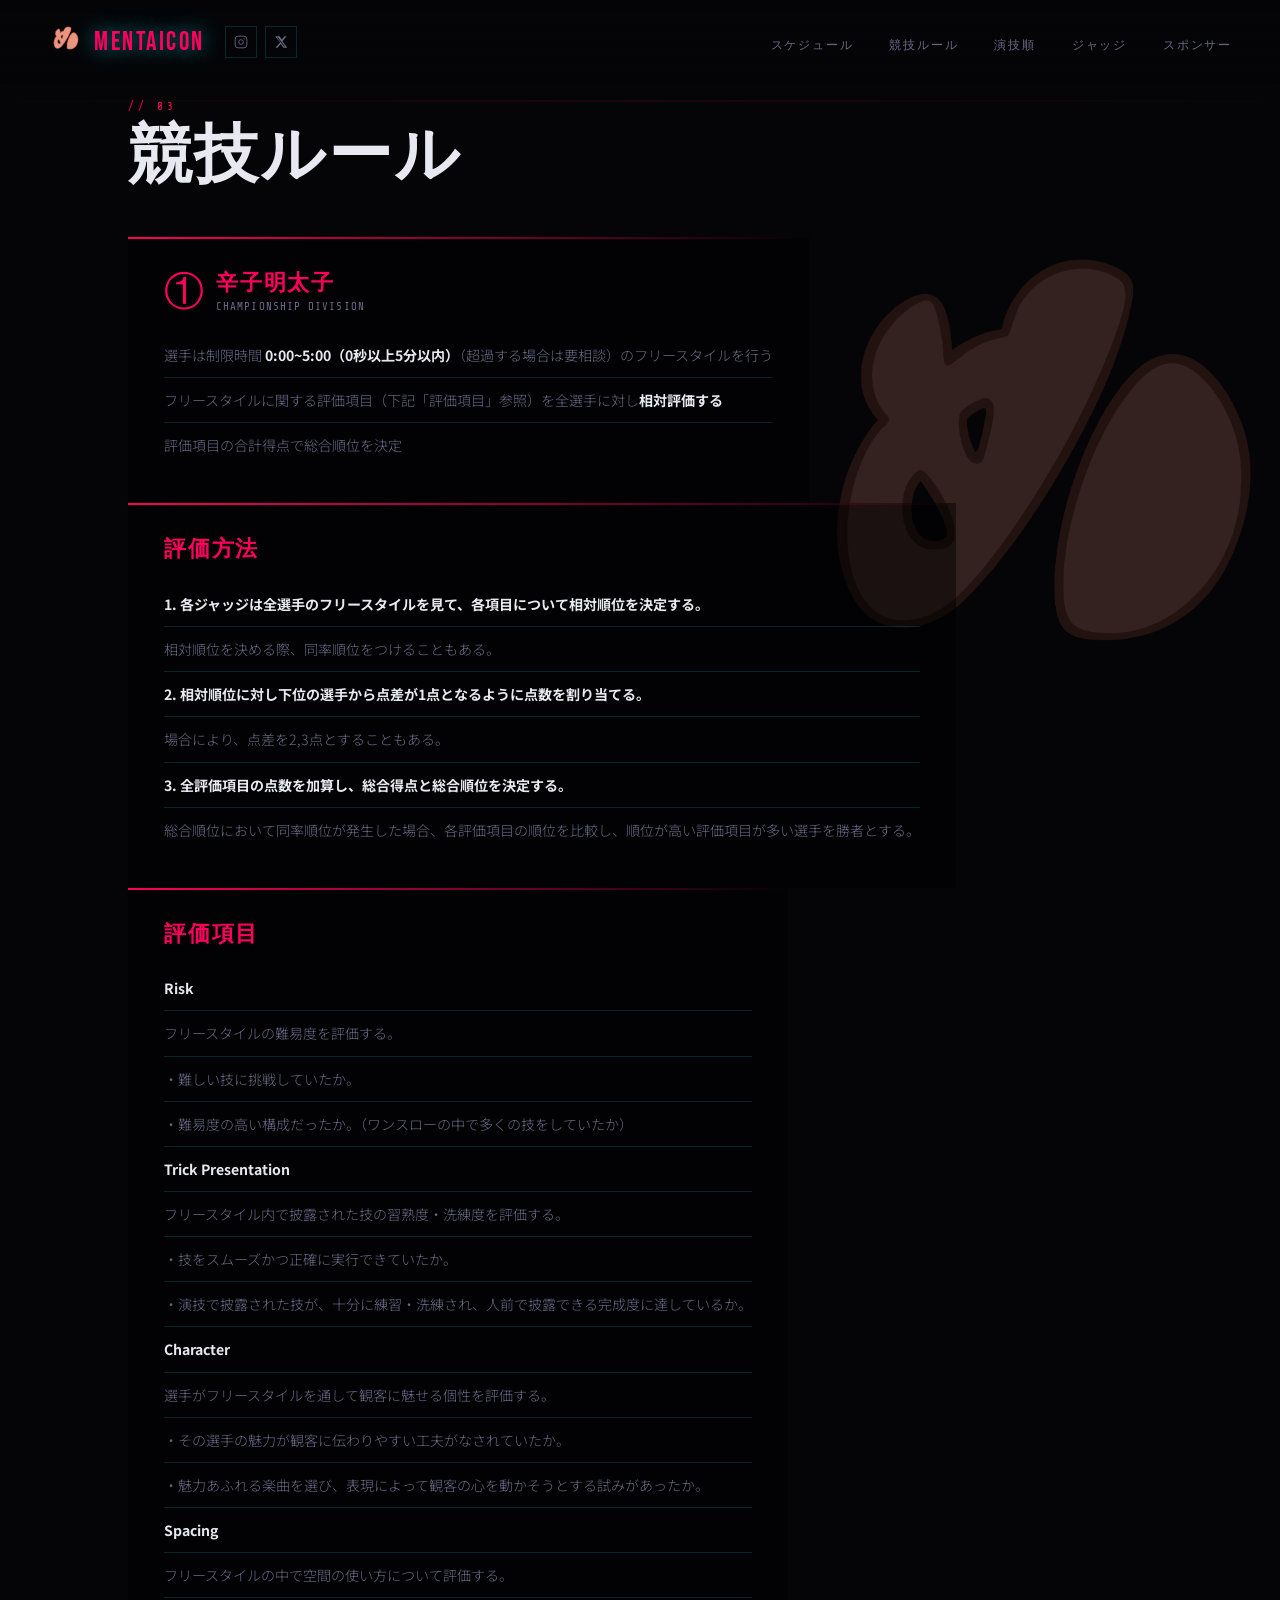
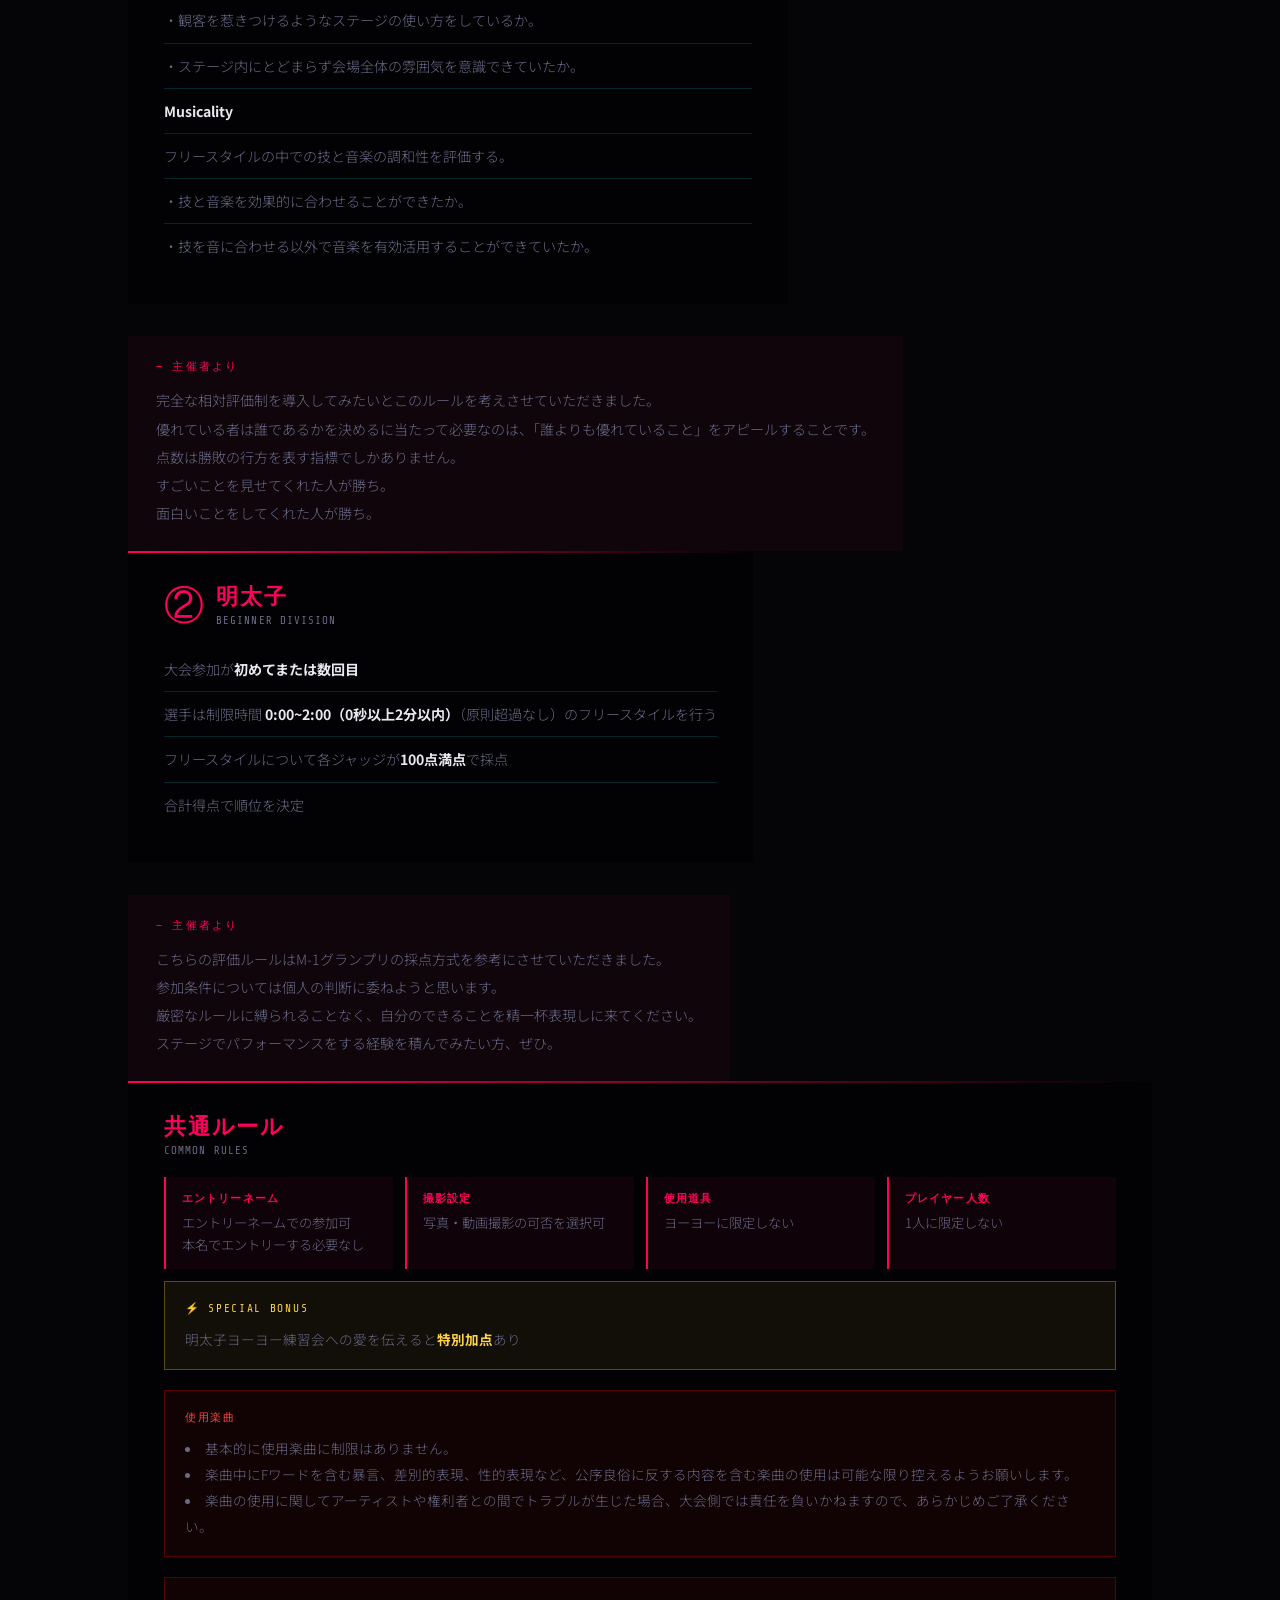
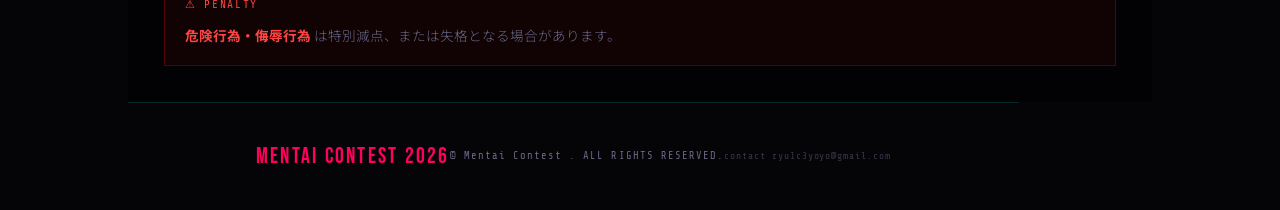
<file: rules.html>
<!DOCTYPE html>

<html lang="ja">
<head>
<meta charset="utf-8"/>
<meta content="width=device-width, initial-scale=1.0" name="viewport"/>
<title>明太コンテスト 2026</title>
<link href="https://fonts.googleapis.com/css2?family=Bebas+Neue&amp;family=Noto+Sans+JP:wght@300;400;700&amp;family=Share+Tech+Mono&amp;display=swap" rel="stylesheet"/>


<link href="style.css" rel="stylesheet"/></head>

<body>

<!-- NAV -->
<nav>
<div class="nav-logo">
   <a href="index.html" class="nav-logo-link">
   <img alt="MC" class="nav-logo-img" src="mentaiko_logo_color_BGtouka.png"/>
   </a>
<span class="nav-logo-text">MentaiCon</span>
</div>
<div class="nav-sns">
<a aria-label="Instagram" class="sns-btn" href="https://www.instagram.com/mentaicontest?igsi=MXZqcjV1aGtrMWhndA%3D%3D&utm_source=qr" target="_blank"  >
      <svg viewBox="0 0 24 24" fill="none" stroke="currentColor" stroke-width="1.5">
        <rect x="2" y="2" width="20" height="20" rx="5" ry="5"/>
        <circle cx="12" cy="12" r="4"/>
        <circle cx="17.5" cy="6.5" r="1" fill="currentColor" stroke="none"/>
      </svg>
</a>
<a aria-label="X" class="sns-btn" href="https://x.com/mentaicontest?s=11" target="_blank">
<svg fill="currentColor" viewbox="0 0 24 24">
<path d="M18.244 2.25h3.308l-7.227 8.26 8.502 11.24H16.17l-4.714-6.231-5.401 6.231H2.742l7.73-8.835L2.25 2.25h6.988l4.265 5.638L18.244 2.25zm-1.161 17.52h1.833L7.084 4.126H5.117z"></path>
</svg>
</a>
</div>
<ul class="nav-links">
<li><a href="schedule.html">スケジュール</a></li>
<li><a href="rules.html">競技ルール</a></li>
<li><a href="entry.html">演技順</a></li>
<li><a href="judges.html">ジャッジ</a></li>
<li><a href="sponsor.html">スポンサー</a></li>
</ul>
<!-- ハンバーガーボタン -->
<div class="hamburger" id="hamburger">
<span></span>
<span></span>
<span></span>
</div>
</nav>
<!-- モバイルメニュー -->
<div class="mobile-menu" id="mobileMenu">
<a href="schedule.html" onclick="closeMenu()">スケジュール</a>
<a href="rules.html" onclick="closeMenu()">競技ルール</a>
<a href="entry.html" onclick="closeMenu()">演技順</a>
<a href="judges.html" onclick="closeMenu()">ジャッジ</a>
<a href="sponsor.html" onclick="closeMenu()">スポンサー</a>
</div>
<!-- HERO -->
<!--<section class="hero" id="top">
<div class="scanline"></div>
<div class="yoyo-bg-wrap">
<img alt="" class="yoyo-bg" src="mentaiko_logo_color_BGtouka.png"/>
</div>
<div class="hero-label">// Mentaiko YoYo meeting presents</div>
<h1 class="hero-title">
<span>Mentai</span>
    Contest <span class="year">2026</span>
</h1>
<p class="hero-sub">明太子ヨーヨー練習会がお送りするイベント。</p>
<div class="hero-venue">
<span class="hero-venue-date">2026.11.14（土）</span>
<span class="hero-venue-place">久留米シティプラザ　Cボックス</span>
</div>
<div class="hero-message">
<div class="hero-message-label">— 主催者より</div>
<p class="hero-message-text">
    明太子ヨーヨー練習会の主催をしております、中村隆一です。<br/>
    おかげさまでこの練習会も5年目を迎えることができました。<br/>
    4年分の感謝をこの大会で精一杯お伝えできたらいいなと思っております。<br/>
    ぜひ、国内外問わず多くの人とともにこのお祭りを楽しみたいです。<br/>
    ご来場、お待ちしております。<br/>
    明太子の提供はありますか？
  </p>
</div>
</section>
<div class="divider"></div>-->



<!-- RULES -->
<section id="rules" class="hero">
<div class="scanline"></div>
<div class="yoyo-bg-wrap">
<img alt="" class="yoyo-bg" src="mentaiko_logo_color_BGtouka.png"/>
</div>

<div class="section-label" style="color:#ff005d;">// 03</div>
<h2 class="section-title">競技ルール</h2>
<!--<div class="rules-hero">-->


<!-- 辛子明太子 -->
<div class="rule-card">
<div class="rule-card-header">
<div class="rule-number">①</div>
<div class="rule-card-header-text">
<h3>辛子明太子</h3>
<div class="rule-sub">CHAMPIONSHIP DIVISION</div>
</div>
</div>
<ul class="rule-list">
<li><span>選手は制限時間 <strong>0:00~5:00（0秒以上5分以内）</strong>（超過する場合は要相談）のフリースタイルを行う</span></li>
<li><span>フリースタイルに関する評価項目（下記「評価項目」参照）を全選手に対し<strong>相対評価する</strong></span></li>
<li><span>評価項目の合計得点で総合順位を決定</span></li>
</ul>
</div>

<!--採点方法-->
<div class="rule-card">
<div class="rule-card-header">
<div class="rule-card-header-text">
<h3>評価方法</h3>
</div>
</div>
<ul class="rule-list">
<li><span><strong>1. 各ジャッジは全選手のフリースタイルを見て、各項目について相対順位を決定する。</strong></span></li>
<li><span>相対順位を決める際、同率順位をつけることもある。</span></li>
<li><span><strong>2. 相対順位に対し下位の選手から点差が1点となるように点数を割り当てる。</strong></span></li>
<li><span>場合により、点差を2,3点とすることもある。</span></li>
<li><span><strong>3. 全評価項目の点数を加算し、総合得点と総合順位を決定する。</strong></span></li>
<li><span>総合順位において同率順位が発生した場合、各評価項目の順位を比較し、順位が高い評価項目が多い選手を勝者とする。</span></li>
</ul>
</div>


<!--評価項目-->
<div class="rule-card">
<div class="rule-card-header">
<div class="rule-card-header-text">
<h3>評価項目</h3>
</div>
</div>
<ul class="rule-list">
<li><span><strong>Risk</strong></span></li>
<li><span>フリースタイルの難易度を評価する。</span></li>
<li><span>・難しい技に挑戦していたか。</span></li>
<li><span>・難易度の高い構成だったか。（ワンスローの中で多くの技をしていたか）</span></li>

<li><span><strong>Trick Presentation</strong></span></li>
<li><span>フリースタイル内で披露された技の習熟度・洗練度を評価する。</span></li>
<li><span>・技をスムーズかつ正確に実行できていたか。</span></li>
<li><span>・演技で披露された技が、十分に練習・洗練され、人前で披露できる完成度に達しているか。</span></li>

<li><span><strong>Character</strong></span></li>
<li><span>選手がフリースタイルを通して観客に魅せる個性を評価する。</span></li>
<li><span>・その選手の魅力が観客に伝わりやすい工夫がなされていたか。</span></li>
<li><span>・魅力あふれる楽曲を選び、表現によって観客の心を動かそうとする試みがあったか。</span></li>

<li><span><strong>Spacing</strong></span></li>
<li><span>フリースタイルの中で空間の使い方について評価する。</span></li>
<li><span>・観客を惹きつけるようなステージの使い方をしているか。</span></li>
<li><span>・ステージ内にとどまらず会場全体の雰囲気を意識できていたか。</span></li>

<li><span><strong>Musicality</strong></span></li>
<li><span>フリースタイルの中での技と音楽の調和性を評価する。</span></li>
<li><span>・技と音楽を効果的に合わせることができたか。</span></li>
<li><span>・技を音に合わせる以外で音楽を有効活用することができていたか。</span></li>




</ul>
</div>


<!-- 主催者コメント -->
<div class="rules-comment">
<div class="rules-comment-label">— 主催者より</div>
<p class="rules-comment-text">
        完全な相対評価制を導入してみたいとこのルールを考えさせていただきました。<br/>
        優れている者は誰であるかを決めるに当たって必要なのは、「誰よりも優れていること」をアピールすることです。<br/>
        点数は勝敗の行方を表す指標でしかありません。<br/>
        すごいことを見せてくれた人が勝ち。<br/>
        面白いことをしてくれた人が勝ち。<br/>
</p>
</div>


<!-- 明太子 -->
<div class="rule-card">
<div class="rule-card-header">
<div class="rule-number">②</div>
<div class="rule-card-header-text">
<h3>明太子</h3>
<div class="rule-sub">BEGINNER DIVISION</div>
</div>
</div>
<ul class="rule-list">
<li><span>大会参加が<strong>初めてまたは数回目</strong></span></li>
<li><span>選手は制限時間 <strong>0:00~2:00（0秒以上2分以内）</strong>（原則超過なし）のフリースタイルを行う</span></li>
<li><span>フリースタイルについて各ジャッジが<strong>100点満点</strong>で採点</span></li>
<li><span>合計得点で順位を決定</span></li>
</ul>

</div>
<!-- 主催者コメント -->
<div class="rules-comment">
<div class="rules-comment-label">— 主催者より</div>
<p class="rules-comment-text">
        こちらの評価ルールはM-1グランプリの採点方式を参考にさせていただきました。<br/>
        参加条件については個人の判断に委ねようと思います。<br/>
        厳密なルールに縛られることなく、自分のできることを精一杯表現しに来てください。<br/>
        ステージでパフォーマンスをする経験を積んでみたい方、ぜひ。<br/>
</p>
</div>


<!-- 共通ルール -->
<div class="rule-card full-width">
<div class="rule-card-header">
<div class="rule-card-header-text">
<h3>共通ルール</h3>
<div class="rule-sub">COMMON RULES</div>
</div>
</div>
<div class="common-rules">
<div class="common-rule-item">
<strong>エントリーネーム</strong>
          エントリーネームでの参加可<br/>
          本名でエントリーする必要なし
        </div>
<div class="common-rule-item">
<strong>撮影設定</strong>
          写真・動画撮影の可否を選択可
        </div>
<div class="common-rule-item">
<strong>使用道具</strong>
          ヨーヨーに限定しない
        </div>
<div class="common-rule-item">
<strong>プレイヤー人数</strong>
          1人に限定しない
        </div>
</div>
<div class="bonus-box">
<div class="bonus-title">⚡ Special Bonus</div>
        明太子ヨーヨー練習会への愛を伝えると<strong style="color:var(--gold);">特別加点</strong>あり
      </div>
<div class="penalty-box">
<div class="penalty-title">使用楽曲</div>
<li>基本的に使用楽曲に制限はありません。</li>
<li>楽曲中にFワードを含む暴言、差別的表現、性的表現など、公序良俗に反する内容を含む楽曲の使用は可能な限り控えるようお願いします。</li>
<li>楽曲の使用に関してアーティストや権利者との間でトラブルが生じた場合、大会側では責任を負いかねますので、あらかじめご了承ください。</li>
</div>
<div class="penalty-box">
<div class="penalty-title">⚠ Penalty</div>
<strong style="color:#ff4444;">危険行為・侮辱行為</strong> は特別減点、または失格となる場合があります。
      </div>
</div>
</div>


<!-- FOOTER -->
<footer>
<div class="logo">Mentai Contest 2026</div>
<p>© Mentai Contest . ALL RIGHTS RESERVED.</p>
<p style="font-size:0.6rem; color: rgba(106,106,136,0.5);">contact ryu1c3yoyo@gmail.com</p>
</footer>

<script src="script.js"></script></body>
</html>
</file>
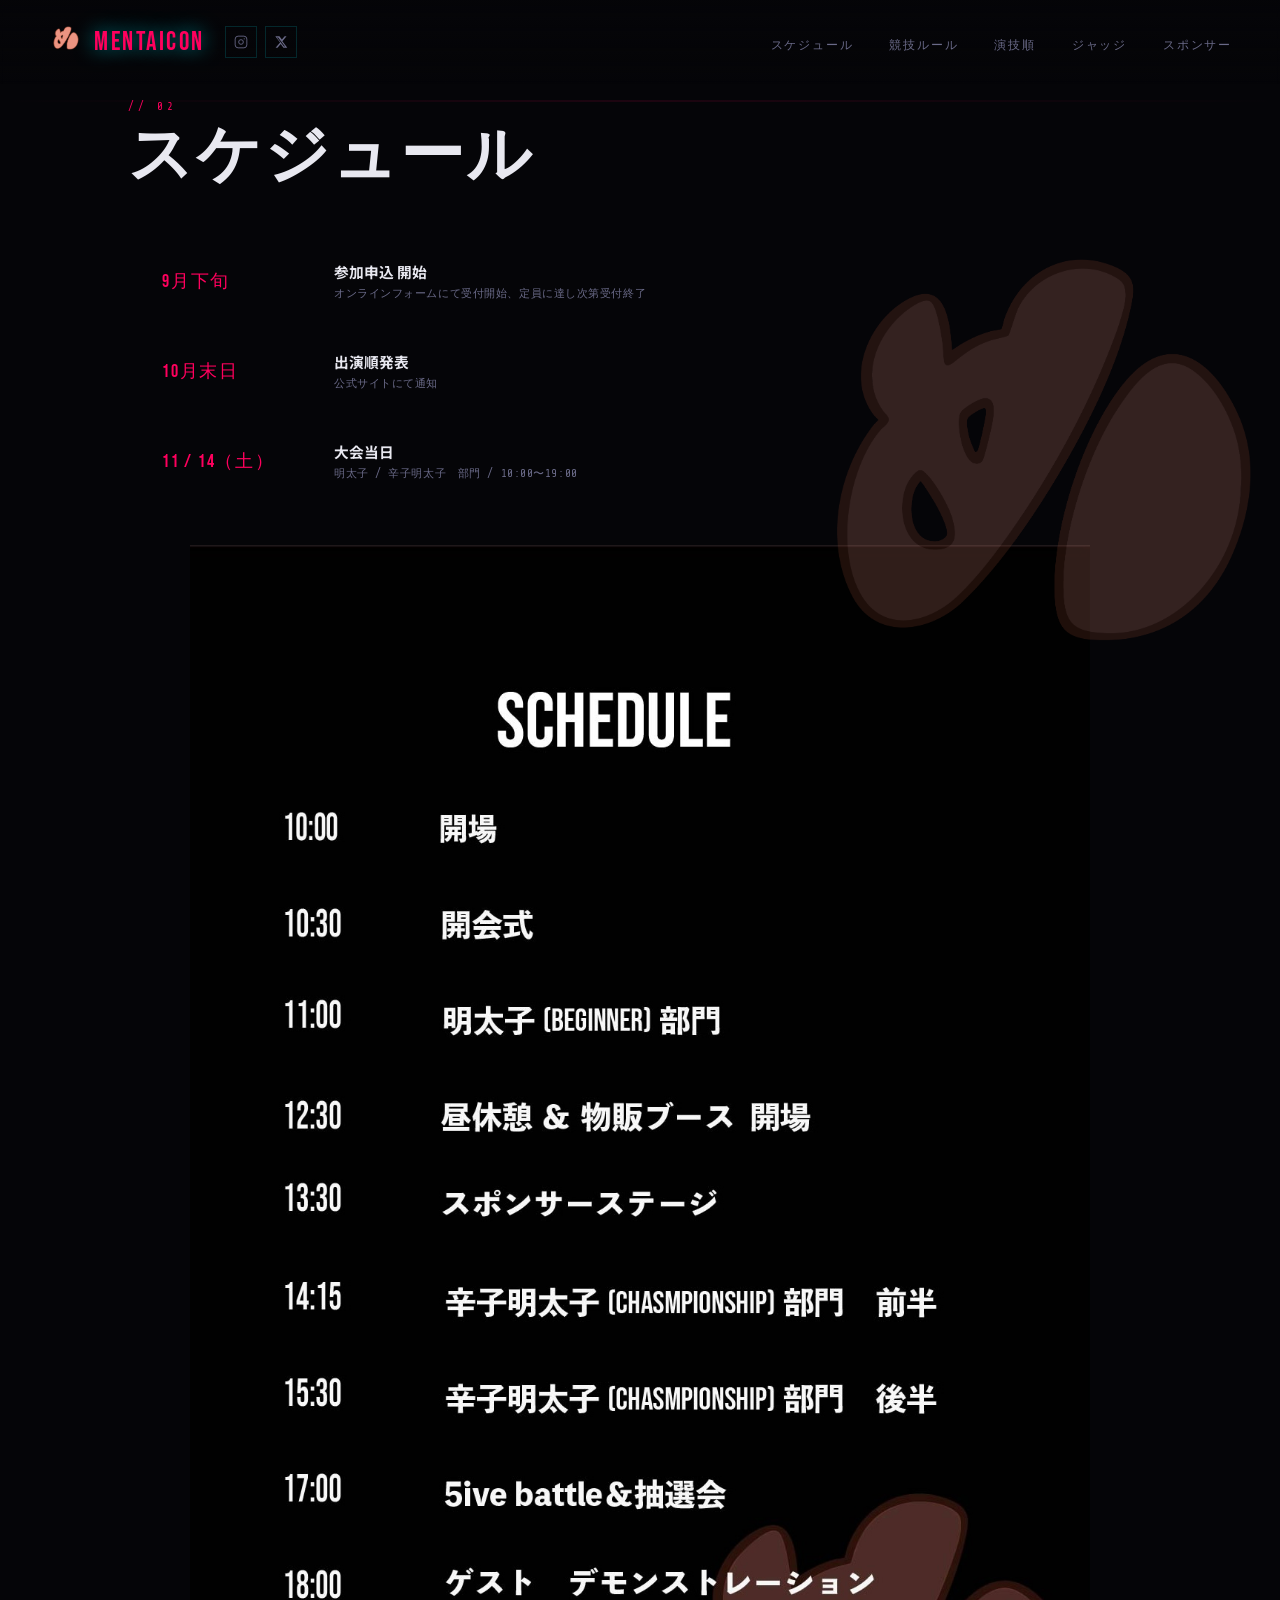
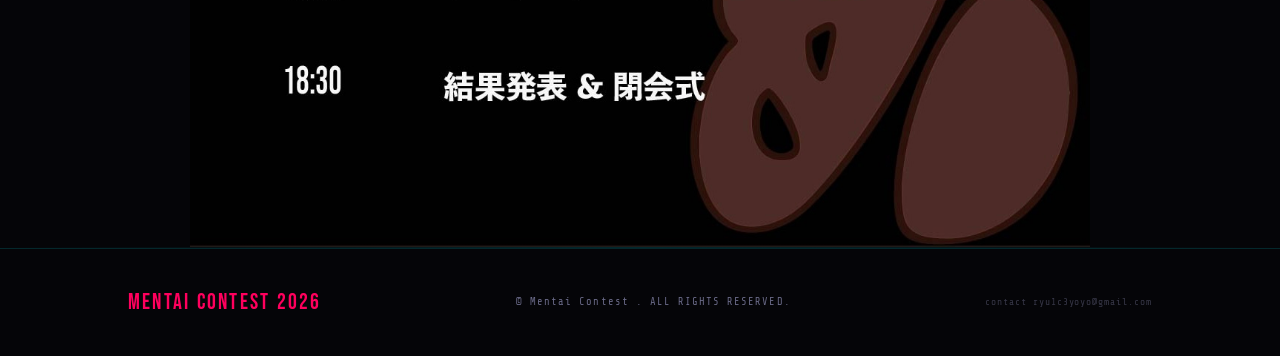
<file: schedule.html>
<!DOCTYPE html>

<html lang="ja">
<head>
<meta charset="utf-8"/>
<meta content="width=device-width, initial-scale=1.0" name="viewport"/>
<title>明太コンテスト 2026</title>
<link href="https://fonts.googleapis.com/css2?family=Bebas+Neue&amp;family=Noto+Sans+JP:wght@300;400;700&amp;family=Share+Tech+Mono&amp;display=swap" rel="stylesheet"/>


<link href="style.css" rel="stylesheet"/></head>

<body>

<!-- NAV -->
<nav>
<div class="nav-logo">
   <a href="index.html" class="nav-logo-link">
   <img alt="MC" class="nav-logo-img" src="mentaiko_logo_color_BGtouka.png"/>
   </a>
<span class="nav-logo-text">MentaiCon</span>
</div>
<div class="nav-sns">
<a aria-label="Instagram" class="sns-btn" href="https://www.instagram.com/mentaicontest?igsi=MXZqcjV1aGtrMWhndA%3D%3D&utm_source=qr" target="_blank"  >
      <svg viewBox="0 0 24 24" fill="none" stroke="currentColor" stroke-width="1.5">
        <rect x="2" y="2" width="20" height="20" rx="5" ry="5"/>
        <circle cx="12" cy="12" r="4"/>
        <circle cx="17.5" cy="6.5" r="1" fill="currentColor" stroke="none"/>
      </svg>
</a>
<a aria-label="X" class="sns-btn" href="https://x.com/mentaicontest?s=11" target="_blank">
<svg fill="currentColor" viewbox="0 0 24 24">
<path d="M18.244 2.25h3.308l-7.227 8.26 8.502 11.24H16.17l-4.714-6.231-5.401 6.231H2.742l7.73-8.835L2.25 2.25h6.988l4.265 5.638L18.244 2.25zm-1.161 17.52h1.833L7.084 4.126H5.117z"></path>
</svg>
</a>
</div>
<ul class="nav-links">
<li><a href="schedule.html">スケジュール</a></li>
<li><a href="rules.html">競技ルール</a></li>
<li><a href="entry.html">演技順</a></li>
<li><a href="judges.html">ジャッジ</a></li>
<li><a href="sponsor.html">スポンサー</a></li>
</ul>
<!-- ハンバーガーボタン -->
<div class="hamburger" id="hamburger">
<span></span>
<span></span>
<span></span>
</div>
</nav>
<!-- モバイルメニュー -->
<div class="mobile-menu" id="mobileMenu">
<a href="schedule.html" onclick="closeMenu()">スケジュール</a>
<a href="rules.html" onclick="closeMenu()">競技ルール</a>
<a href="entry.html" onclick="closeMenu()">演技順</a>
<a href="judges.html" onclick="closeMenu()">ジャッジ</a>
<a href="sponsor.html" onclick="closeMenu()">スポンサー</a>
</div>

<!-- HERO -->
<!--<section class="hero" id="top">
<div class="scanline"></div>
<div class="yoyo-bg-wrap">
<img alt="" class="yoyo-bg" src="mentaiko_logo_color_BGtouka.png"/>
</div>
<div class="hero-label">// Mentaiko YoYo meeting presents</div>
<h1 class="hero-title">
<span>Mentai</span>
    Contest <span class="year">2026</span>
</h1>
<p class="hero-sub">明太子ヨーヨー練習会がお送りする最後のイベント。</p>
<div class="hero-venue">
<span class="hero-venue-date">2026.11.14（土）</span>
<span class="hero-venue-place">久留米シティプラザ　Cボックス</span>
</div>
<div class="hero-message">
<div class="hero-message-label">— 主催者より</div>
<p class="hero-message-text">
    明太子ヨーヨー練習会の主催をしております、中村隆一です。<br/>
    おかげさまでこの練習会も5年目を迎えることができました。<br/>
    4年分の感謝をこの大会で精一杯お伝えできたらいいなと思っております。<br/>
    ぜひ、国内外問わず多くの人とともにこのお祭りを楽しみたいです。<br/>
    ご来場、お待ちしております。<br/>
    明太子の提供はありますか？
  </p>
</div>
</section>
<div class="divider"></div>-->


<!-- SCHEDULE -->
<section id="schedule" class="hero">
<div class="scanline"></div>
<div class="yoyo-bg-wrap">
<img alt="" class="yoyo-bg" src="mentaiko_logo_color_BGtouka.png"/>
</div>
<div class="section-label">// 02</div>
<h2 class="section-title">スケジュール</h2>
<div class="schedule-list">
<div class="schedule-item">
<div class="schedule-date">9月下旬</div>
<div>
<div class="schedule-name">参加申込 開始</div>
<div class="schedule-detail">オンラインフォームにて受付開始、定員に達し次第受付終了</div>
</div>

</div>
<div class="schedule-item">
<div class="schedule-date">10月末日</div>
<div>
<div class="schedule-name">出演順発表</div>
<div class="schedule-detail">公式サイトにて通知</div>
</div>

</div>
<div class="schedule-item">
<div class="schedule-date">11 / 14（土）</div>
<div>
<div class="schedule-name">大会当日</div>
<div class="schedule-detail">明太子 / 辛子明太子　部門 / 10:00〜19:00</div>
</div>

</div>
</div>

<div class="schedule-day-image" style="width: 100%; max-width: 900px; margin: 40px auto 0;">
  <img
    src="mentaicontest_schedule 2.jpg"
    alt="明太コンテスト2026 大会当日のスケジュール"
    style="display: block; width: 100%; max-width: 100%; height: auto;"
  />
</div>
</section>
<div class="divider"></div>


<!-- FOOTER -->
<footer>
<div class="logo">Mentai Contest 2026</div>
<p>© Mentai Contest . ALL RIGHTS RESERVED.</p>
<p style="font-size:0.6rem; color: rgba(106,106,136,0.5);">contact ryu1c3yoyo@gmail.com</p>
</footer>

<script src="script.js"></script></body>
</html>
</file>
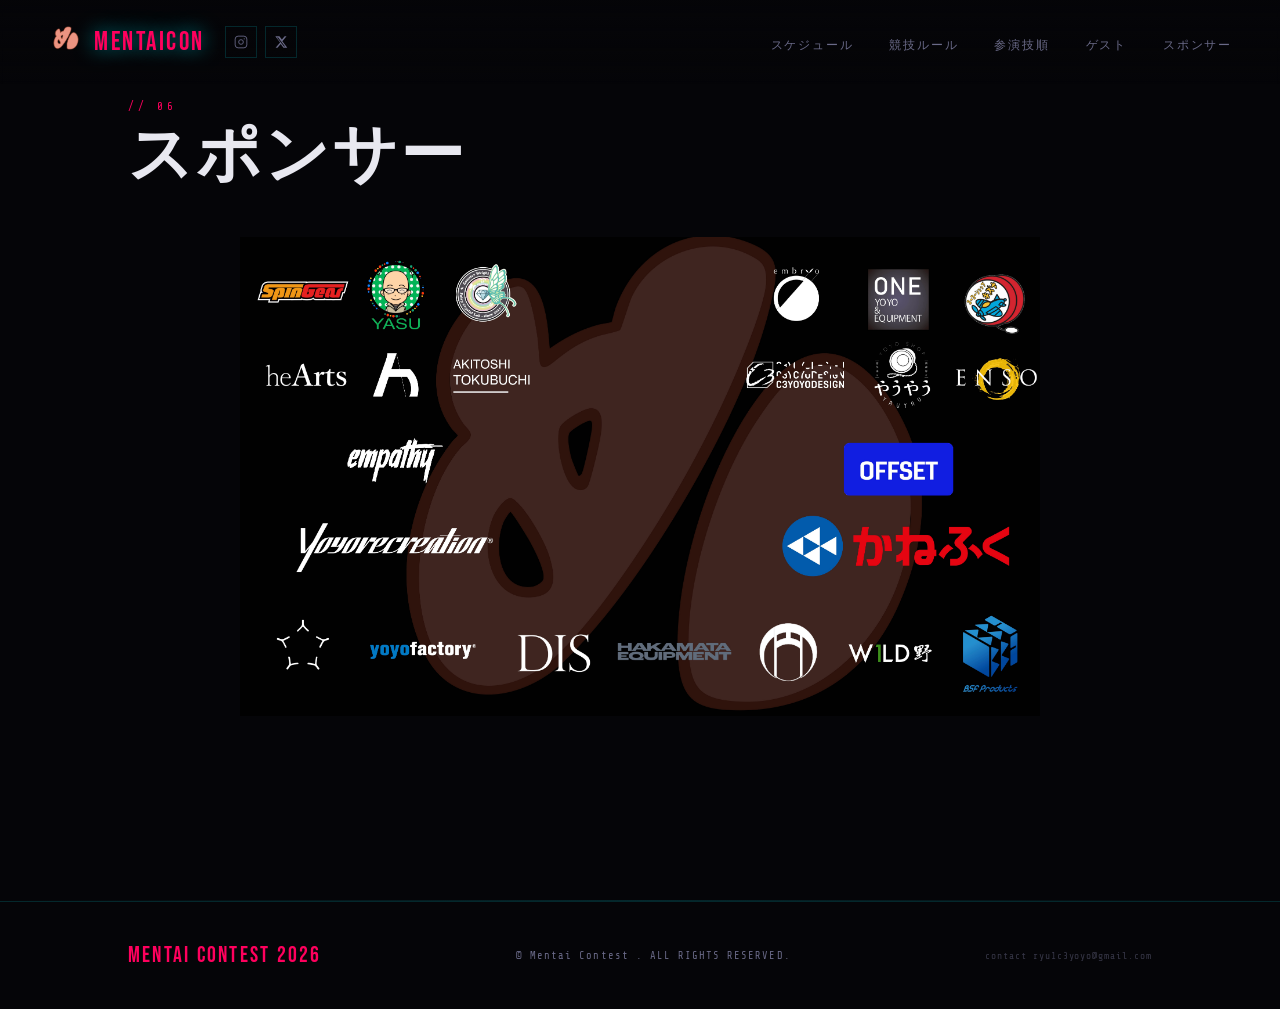
<file: sponsor.html>
<!DOCTYPE html>
<html lang="ja">
<head>
  <meta charset="utf-8"/>
  <meta name="viewport" content="width=device-width, initial-scale=1.0"/>
  <title>スポンサー | 明太コンテスト 2026</title>
  <link href="https://fonts.googleapis.com/css2?family=Bebas+Neue&family=Noto+Sans+JP:wght@300;400;700&family=Share+Tech+Mono&display=swap" rel="stylesheet"/>
  <link href="style.css" rel="stylesheet"/>
  
</head>
<body>
  <nav>
    <div class="nav-logo">
      <a href="index.html" class="nav-logo-link">
        <img alt="MC" class="nav-logo-img" src="mentaiko_logo_color_BGtouka.png"/>
      </a>
      <span class="nav-logo-text">MentaiCon</span>
    </div>
    <div class="nav-sns">
      <a aria-label="Instagram" class="sns-btn" href="https://www.instagram.com/mentaicontest?igsi=MXZqcjV1aGtrMWhndA%3D%3D&utm_source=qr" target="_blank" rel="noopener">
        <svg viewBox="0 0 24 24" fill="none" stroke="currentColor" stroke-width="1.5">
          <rect x="2" y="2" width="20" height="20" rx="5" ry="5"/>
          <circle cx="12" cy="12" r="4"/>
          <circle cx="17.5" cy="6.5" r="1" fill="currentColor" stroke="none"/>
        </svg>
      </a>
      <a aria-label="X" class="sns-btn" href="https://x.com/mentaicontest?s=11" target="_blank" rel="noopener">
        <svg fill="currentColor" viewBox="0 0 24 24">
          <path d="M18.244 2.25h3.308l-7.227 8.26 8.502 11.24H16.17l-4.714-6.231-5.401 6.231H2.742l7.73-8.835L2.25 2.25h6.988l4.265 5.638L18.244 2.25zm-1.161 17.52h1.833L7.084 4.126H5.117z"></path>
        </svg>
      </a>
    </div>
    <ul class="nav-links">
      <li><a href="schedule.html">スケジュール</a></li>
      <li><a href="rules.html">競技ルール</a></li>
      <li><a href="entry.html">参演技順</a></li>
      <li><a href="judges.html">ゲスト</a></li>
      <li><a href="sponsor.html">スポンサー</a></li>
    </ul>
    <div class="hamburger" id="hamburger">
      <span></span><span></span><span></span>
    </div>
  </nav>

  <div class="mobile-menu" id="mobileMenu">
    <a href="schedule.html" onclick="closeMenu()">スケジュール</a>
    <a href="rules.html" onclick="closeMenu()">競技ルール</a>
    <a href="entry.html" onclick="closeMenu()">演技順</a>
    <a href="judges.html" onclick="closeMenu()">ゲスト</a>
    <a href="sponsor.html" onclick="closeMenu()">スポンサー</a>
  </div>

  <section id="sponsors">
    <div class="section-label">// 06</div>
    <h2 class="section-title">スポンサー</h2>
    <div class="sponsor-image-wrap">
      <img src="blackcurtain 3.jpg" alt="明太コンテスト2026 スポンサー一覧"/>
    </div>
  </section>

  <div class="divider"></div>
  <footer>
    <div class="logo">Mentai Contest 2026</div>
    <p>© Mentai Contest . ALL RIGHTS RESERVED.</p>
    <p style="font-size:0.6rem; color: rgba(106,106,136,0.5);">contact ryu1c3yoyo@gmail.com</p>
  </footer>
  <script src="script.js"></script>
</body>
</html>
</file>
<file: style.css>
*, *::before, *::after { box-sizing: border-box; margin: 0; padding: 0; }

    :root {
      --bg: #050508;
      --surface: #050508;
      --card: #050508;
      --accent: #ff005d;
      --accent2: #ff005d;
      --gold: #ffd24a;
      --text: #e8e8f0;
      --muted: #6a6a88;
      --border: rgba(0,240,255,0.15);
    }

    html { scroll-behavior: smooth; }

    body {
      background: var(--bg);
      color: var(--text);
      font-family: 'Noto Sans JP', sans-serif;
      font-weight: 300;
      overflow-x: hidden;
      cursor: auto
    }

    /* Custom cursor */
    .cursor {
      position: fixed;
      width: 10px; height: 10px;
      background: var(--accent);
      border-radius: 50%;
      pointer-events: none;
      z-index: 9999;
      transform: translate(-50%, -50%);
      transition: transform 0.1s, width 0.2s, height 0.2s, background 0.2s;
      mix-blend-mode: screen;
    }
    .cursor-ring {
      position: fixed;
      width: 36px; height: 36px;
      border: 1px solid var(--accent);
      border-radius: 50%;
      pointer-events: none;
      z-index: 9998;
      transform: translate(-50%, -50%);
      transition: transform 0.10s ease-out, width 0.2s, height 0.2s;
      opacity: 0.5;
    }

    /* Noise overlay */
    body::before {
      content: '';
      position: fixed;
      inset: 0;
      background-image: url("data:image/svg+xml,%3Csvg viewBox='0 0 200 200' xmlns='http://www.w3.org/2000/svg'%3E%3Cfilter id='n'%3E%3CfeTurbulence type='fractalNoise' baseFrequency='0.9' numOctaves='4' stitchTiles='stitch'/%3E%3C/filter%3E%3Crect width='100%25' height='100%25' filter='url(%23n)' opacity='0.04'/%3E%3C/svg%3E");
      pointer-events: none;
      z-index: 0;
      opacity: 0.4;
    }


    /* NAV */
    nav {
      position: absolute;
      top: 0; left: 0; right: 0;
      z-index: 100;
      display: flex;
      align-items: center;
      justify-content: space-between;
      padding: 20px 48px;
      background: linear-gradient(to bottom, rgba(5,5,8,0.95), transparent);
      backdrop-filter: blur(2px);
    }
    .nav-logo {
      display: flex;
      align-items: center;
      gap: 10px;
      font-family: 'Bebas Neue', sans-serif;
      font-size: 1.6rem;
      letter-spacing: 0.1em;
      color: var(--accent);
      text-shadow: 0 0 20px rgba(0,240,255,0.6);
     }
    .nav-logo-img {
      width: 36px;
      height: 36px;
      object-fit: contain;
      mix-blend-mode: screen;
    }
    .nav-logo-text {
      color: var(--accent);
    }
    .nav-links { display: flex; gap: 36px; list-style: none; }
    .nav-links a {
      font-family: 'Share Tech Mono', monospace;
      font-size: 0.75rem;
      letter-spacing: 0.15em;
      color: var(--muted);
      text-decoration: none;
      text-transform: uppercase;
      transition: color 0.2s;
    }
    .nav-links a:hover { color: var(--accent); }
    .nav-sns {
  display: flex;
  align-items: center;
  gap: 8px;
  margin-right: auto;
  margin-left: 20px;
}
.sns-btn {
  display: flex;
  align-items: center;
  justify-content: center;
  width: 32px;
  height: 32px;
  border: 1px solid var(--border);
  color: var(--muted);
  transition: all 0.2s;
  text-decoration: none;
}
.sns-btn svg {
  width: 14px;
  height: 14px;
}
.sns-btn:hover {
  border-color: #ff005d;
  color: #ff005d;
}

@media (max-width: 768px) {
  nav{
    display:grid;
    grid-template-columns:auto 1fr auto;
    align-items:center;
  }
  .nav-logo-text{
    display:none;
  }

  .nav-logo-img{
    width:32px;
    height:32px;
  }
  .nav-sns {
    margin-right:0;
    margin-left: 12px;
    gap: 6px;
  }
  .sns-btn {
    width: 28px;
    height: 28px;
  }
  .sns-btn svg {
    width: 12px;
    height: 12px;
  }
}
    /* ハンバーガーメニュー */
.hamburger {
  display: none;
  flex-direction: column;
  gap: 5px;
  cursor: pointer;
  padding: 4px;
  position:relative;
  z-index: 9999;
}
.hamburger span {
  display: block;
  width: 24px;
  height: 2px;
  background: var(--text);
  transition: all 0.3s;
}
.hamburger.open span:nth-child(1) {
  transform: translateY(7px) rotate(45deg);
}
.hamburger.open span:nth-child(2) {
  opacity: 0;
}
.hamburger.open span:nth-child(3) {
  transform: translateY(-7px) rotate(-45deg);
}

.mobile-menu {
  display: none;
  position: fixed;
  top: 0; left: 0; right: 0; bottom: 0;
  background: rgba(0, 0, 0, 0.97);
  z-index: 9999;
  flex-direction: column;
  align-items: center;
  justify-content: center;
  gap: 40px;
}
.mobile-menu-content{
    display:flex;
    flex-direction:column;
    align-items:center;
    gap:40px;
}
.mobile-menu.open {
  display: flex;
}
.mobile-menu a {
  font-family: 'Bebas Neue', sans-serif;
  font-size: 2.5rem;
  letter-spacing: 0.15em;
  color: var(--text);
  text-decoration: none;
  transition: color 0.2s;
}
.mobile-menu a:hover {
  color: #ff005d;
}


    /* HERO */
    .hero {
      position: relative;
      min-height: 100vh;
      display: flex;
      flex-direction: column;
      justify-content: flex-start;
      align-items: flex-start;
      padding: 0 10vw;
      padding-top: 100px; /* ← 追加 */
      overflow: hidden;
    }
    .hero-message {
      max-width: 540px;
      margin-bottom: 48px;
      opacity: 0;
      animation: fadeUp 0.8s 0.9s forwards;
      border-left: 2px solid #ff005d;
      padding-left: 20px;
    }
    .hero-message-label {
      font-family: 'Share Tech Mono', monospace;
      font-size: 0.68rem;
      letter-spacing: 0.2em;
      color: #ff005d;
      margin-bottom: 12px;
      text-transform: uppercase;
    }
    .hero-message-text {
      font-size: 0.88rem;
      color: var(--muted);
      line-height: 2;
    }

    /* Spinning yoyo graphic */
    .yoyo-bg-wrap {
      position: fixed;
      right: -5vw;
      top: 50%;
      transform: translateY(-50%);
      width: min(60vw, 600px);
      height: min(60vw, 600px);
      pointer-events: none;
      overflow: hidden;
    }
    .yoyo-bg {
      width: 100%;
      height: 100%;
      opacity: 0.2;   /* 一時的に見やすい値に */
      animation: spin 1s linear infinite;
      object-fit: contain; 
      mix-blend-mode: screen;    /* 白を飛ばす（背景が暗い場合向け）*/
    }
    @keyframes spin { to { transform: rotate(360deg); } }

    .hero-label {
      font-family: 'Share Tech Mono', monospace;
      font-size: 0.72rem;
      letter-spacing: 0.3em;
      color: var(--accent);
      text-transform: uppercase;
      margin-bottom: 24px;
      opacity: 0;
      animation: fadeUp 0.8s 0.2s forwards;
    }
    .hero-title {
      font-family: 'Bebas Neue', sans-serif;
      font-size: clamp(4rem, 11vw, 10rem);
      line-height: 0.9;
      letter-spacing: -0.01em;
      margin-bottom: 32px;
      opacity: 0;
      animation: fadeUp 0.8s 0.4s forwards;
    }
    .hero-title span { color: var(--accent); display: block; }
    .hero-title .year {
      color: transparent;
      -webkit-text-stroke: 1px #ff005d;
      font-size: 0.55em;
      display: inline;
    }
    .hero-sub {
      font-size: 0.95rem;
      color: var(--muted);
      max-width: 440px;
      line-height: 1.8;
      margin-bottom: 48px;
      opacity: 0;
      animation: fadeUp 0.8s 0.6s forwards;
    }
    .hero-cta {
      display: flex; gap: 16px;
      opacity: 0;
      animation: fadeUp 0.8s 0.8s forwards;
    }
    .btn {
      font-family: 'Share Tech Mono', monospace;
      font-size: 0.78rem;
      letter-spacing: 0.15em;
      text-transform: uppercase;
      padding: 14px 32px;
      border: none;
      cursor: pointer;
      text-decoration: none;
      transition: all 0.2s;
      display: inline-block;
    }
    .btn-primary {
      background: var(--accent);
      color: var(--bg);
      clip-path: polygon(0 0, calc(100% - 10px) 0, 100% 10px, 100% 100%, 10px 100%, 0 calc(100% - 10px));
    }
    .btn-primary:hover { background: #fff; box-shadow: 0 0 30px rgba(0,240,255,0.5); }
    .btn-ghost {
      background: transparent;
      color: var(--text);
      border: 1px solid var(--border);
    }
    .btn-ghost:hover { border-color: var(--accent); color: var(--accent); }

    .hero-stats {
      position: absolute;
      bottom: 48px; right: 10vw;
      display: flex; gap: 48px;
      opacity: 0;
      animation: fadeUp 0.8s 1s forwards;
    }
    .stat-item { text-align: right; }
    .stat-num {
      font-family: 'Bebas Neue', sans-serif;
      font-size: 2.8rem;
      color: var(--accent);
      line-height: 1;
    }
    .stat-label {
      font-family: 'Share Tech Mono', monospace;
      font-size: 0.65rem;
      letter-spacing: 0.2em;
      color: var(--muted);
      text-transform: uppercase;
    }
    @media (max-width: 768px){

      .hero{
            padding-top: 100px !important;
      }

    .hero-label{
        margin-bottom: 40px;
        font-size: 0.8rem;
    }

    .hero-title{
        margin-top: 30px;
    }

}

    @keyframes fadeUp {
      from { opacity: 0; transform: translateY(24px); }
      to { opacity: 1; transform: translateY(0); }
    }

    /* Scanline */
    .scanline {
      position: absolute;
      left: 0; right: 0;
      height: 2px;
      background: linear-gradient(to right, transparent, var(--accent), transparent);
      opacity: 0.1;
      animation: scanDown 6s linear infinite;
    }
    @keyframes scanDown {
      from { top: 0; }
      to { top: 100%; }
    }

    /* SECTIONS */
    section {
      position: relative;
      z-index: 1;
      padding: 100px 10vw;
      animation: fadeUp 1s ease;
    }

    .section-label {
      font-family: 'Share Tech Mono', monospace;
      font-size: 0.68rem;
      letter-spacing: 0.35em;
      color: var(--accent2);
      text-transform: uppercase;
      margin-bottom: 12px;
    }
    .section-title {
      font-family: 'Bebas Neue', sans-serif;
      font-size: clamp(2.4rem, 5vw, 4rem);
      letter-spacing: 0.03em;
      margin-bottom: 48px;
      line-height: 1;
    }

    /* DIVIDER */
    .divider {
      width: 100%;
      height: 1px;
      background: linear-gradient(to right, transparent, var(--border), transparent);
    }
    .hero-venue {
  display: flex;
  align-items: center;
  gap: 16px;
  margin-bottom: 40px;
  opacity: 0;
  animation: fadeUp 0.8s 0.7s forwards;
}
.hero-venue-date {
  font-family: 'Share Tech Mono', monospace;
  font-size: 0.78rem;
  letter-spacing: 0.2em;
  color: #ff005d;
}
.hero-venue-sep {
  color: var(--muted);
  font-size: 0.8rem;
}
.hero-venue-place {
  font-family: 'Share Tech Mono', monospace;
  font-size: 0.78rem;
  letter-spacing: 0.1em;
  color: var(--text);
  border-left: 1px solid rgba(255,0,93,0.4);
  padding-left: 16px;
}

    /* RULES SECTION */
    #rules { background: var(--bg); }

    .rules-hero {
      display: grid;
      grid-template-columns: 1fr 1fr;
      gap: 24px;
      margin-bottom: 24px;
    }

    .rule-card {
      background: rgba(0, 0, 0, 0.5);
      padding: 36px;
      position: relative;
      overflow: hidden;
      transition: transform 0.3s;
    }
    .rule-card:hover { transform: translateY(-4px); }
    .rule-card::before {
      content: '';
      position: absolute;
      top: 0; left: 0; right: 0;
      height: 2px;
      background: linear-gradient(to right, #ff005d, transparent);
    }
.rule-card.full-width {
  grid-column: 1 / -1;
}

.rule-card-header {
  display: flex;
  align-items: center;
  gap: 12px;
  margin-bottom: 20px;
}
.rule-number {
  font-family: 'Bebas Neue', sans-serif;
  font-size: 2.5rem;
  color: #ff005d;
  line-height: 1;
}
.rule-card-header-text h3 {
  font-family: 'Bebas Neue', sans-serif;
  font-size: 1.4rem;
  letter-spacing: 0.08em;
  color: #ff005d;
  line-height: 1;
}
.rule-card-header-text .rule-sub {
  font-family: 'Share Tech Mono', monospace;
  font-size: 0.68rem;
  letter-spacing: 0.1em;
  color: var(--muted);
  margin-top: 4px;
}

.rule-list {
  list-style: none;
  color: var(--muted);
  font-size: 0.88rem;
  line-height: 2;
}
.rule-list li {
  border-bottom: 1px solid var(--border);
  padding: 8px 0;
  display: flex;
  align-items: flex-start;
  gap: 8px;
}
.rule-list li:last-child { border-bottom: none; }
.rule-list li::before {
  
  color: #ff005d;
  flex-shrink: 0;
  margin-top: 2px;
}
.rule-list li strong {
  color: var(--text);
}

.rule-highlight {
  background: rgba(255, 0, 93, 0.08);
  border: 1px solid rgba(255, 0, 93, 0.3);
  padding: 12px 16px;
  margin: 16px 0;
  font-family: 'Share Tech Mono', monospace;
  font-size: 0.8rem;
  color: #ff005d;
  letter-spacing: 0.05em;
  display: flex;
  align-items: center;
  gap: 10px;
}
.rule-highlight::before {
  content: '★';
  font-size: 1rem;
}

.rule-badge-row {
  display: flex;
  flex-wrap: wrap;
  gap: 8px;
  margin-top: 12px;
}
.rule-badge {
  font-family: 'Share Tech Mono', monospace;
  font-size: 0.65rem;
  letter-spacing: 0.1em;
  padding: 4px 12px;
  border: 1px solid #ff005d;
  color: #ff005d;
}
.rule-badge.muted {
  border-color: var(--muted);
  color: var(--muted);
}
.rule-badge.gold {
  border-color: var(--gold);
  color: var(--gold);
}

.common-rules {
  display: grid;
  grid-template-columns: repeat(auto-fit, minmax(200px, 1fr));
  gap: 12px;
  margin-top: 20px;
}
.common-rule-item {
  background: rgba(255,0,93,0.05);
  border-left: 2px solid #ff005d;
  padding: 12px 16px;
  font-size: 0.83rem;
  color: var(--muted);
  line-height: 1.7;
}
.common-rule-item strong {
  color: var(--text);
  display: block;
  margin-bottom: 4px;
  font-family: 'Share Tech Mono', monospace;
  font-size: 0.7rem;
  letter-spacing: 0.1em;
  color: #ff005d;
}

.penalty-box {
  background: rgba(255,0,0,0.06);
  border: 1px solid rgba(255,0,0,0.3);
  padding: 16px 20px;
  margin-top: 20px;
  font-size: 0.85rem;
  color: var(--muted);
  line-height: 1.9;
}
.penalty-box .penalty-title {
  font-family: 'Share Tech Mono', monospace;
  font-size: 0.7rem;
  letter-spacing: 0.15em;
  color: #ff4444;
  margin-bottom: 8px;
  text-transform: uppercase;
}

.bonus-box {
  background: rgba(255, 210, 74, 0.06);
  border: 1px solid rgba(255, 210, 74, 0.3);
  padding: 16px 20px;
  margin-top: 12px;
  font-size: 0.85rem;
  color: var(--muted);
  line-height: 1.9;
}
.bonus-box .bonus-title {
  font-family: 'Share Tech Mono', monospace;
  font-size: 0.7rem;
  letter-spacing: 0.15em;
  color: var(--gold);
  margin-bottom: 8px;
  text-transform: uppercase;
}
.rules-comment {
  margin-top: 32px;
  
  padding: 24px 28px;
  background: rgba(255, 0, 93, 0.04);
  max-width: 800px;
}
.rules-comment-label {
  font-family: 'Share Tech Mono', monospace;
  font-size: 0.68rem;
  letter-spacing: 0.2em;
  color: #ff005d;
  margin-bottom: 12px;
  text-transform: uppercase;
}
.rules-comment-text {
  font-size: 0.88rem;
  color: var(--muted);
  line-height: 2;
}
.order-flow {
  display: flex;
  align-items: center;
  gap: 12px;
  margin-top: 16px;
  flex-wrap: wrap;
}
.order-block {
  font-family: 'Share Tech Mono', monospace;
  font-size: 0.72rem;
  letter-spacing: 0.08em;
  padding: 10px 20px;
  border: 1px solid rgba(255,0,93,0.4);
  color: var(--text);
  text-align: center;
}
.order-block span {
  display: block;
  font-size: 0.6rem;
  margin-top: 4px;
}
.order-arrow {
  color: #ff005d;
  font-size: 1.2rem;
}

@media (max-width: 768px) {
  .order-flow {
    gap: 8px;
  }
  .order-block {
    padding: 8px 12px;
    font-size: 0.65rem;
  }
}

@media (max-width: 768px) {
  .rules-hero { grid-template-columns: 1fr; }
  .rule-card.full-width { grid-column: 1; }
  .common-rules { grid-template-columns: 1fr; }
}

    /* OVERVIEW  */
    .overview-grid {
      display: grid;
      grid-template-columns: 1fr 1fr;
      gap: 2px;
    }
    .overview-card {
      background: rgba(0, 0, 0, 0.5);
      padding: 40px;
      position: relative;
      overflow: hidden;
      transition: transform 0.3s;
    }
    .overview-card:hover { transform: translateY(-4px); }
    .overview-card::before {
      content: '';
      position: absolute;
      top: 0; left: 0; right: 0;
      height: 2px;
      background: linear-gradient(to right, var(--accent), transparent);
    }
    .overview-card h3 {
      font-family: 'Bebas Neue', sans-serif;
      font-size: 1.4rem;
      letter-spacing: 0.08em;
      color: var(--accent);
      margin-bottom: 16px;
    }
    .overview-card p {
      color: var(--muted);
      line-height: 1.9;
      font-size: 0.9rem;
    }
    .overview-card ul {
      list-style: none;
      color: var(--muted);
      font-size: 0.88rem;
      line-height: 2;
    }
    .overview-card ul li::before {
      content: '▸ ';
      color: var(--accent);
    }
    .cat-tag {
      display: inline-block;
      font-family: 'Share Tech Mono', monospace;
      font-size: 0.68rem;
      letter-spacing: 0.1em;
      padding: 4px 10px;
      border: 1px solid var(--accent);
      color: var(--accent);
      margin: 4px 4px 4px 0;
    }
    
    /* お問い合わせ */
    .form-group{
    margin-bottom:1rem;
}

.form-group label{
    display:block;
    margin-bottom:0.4rem;
    font-weight:bold;
    color: var(--text)
}

.form-group input,
.form-group textarea{
    width:100%;
    padding:12px;
    border:1px solid rgba(255,255,255,0.2);
    border-radius:8px;
    background:#111;
    color:#fff;
    font-size:1rem;
    box-sizing:border-box;
}

.form-group textarea{
    resize:vertical;
    min-height:180px;
}

button[type="submit"]{
    background:#ff005d;
    color:#000;
    border:none;
    padding:12px 28px;
    border-radius:8px;
    font-weight:bold;
    cursor:pointer;
    transition:0.2s;
}

button[type="submit"]:hover{
    opacity:0.85;
}

    /* SCHEDULE */
    #schedule { background: var(--surface); }
    .schedule-list { display: flex; flex-direction: column; gap: 2px; }
    .schedule-item {
      display: grid;
      grid-template-columns: 140px 1fr auto;
      align-items: center;
      gap: 32px;
      padding: 24px 32px;
      background: var(--card);
      border-left: 2px solid transparent;
      transition: border-color 0.2s, background 0.2s;
    }
    .schedule-item:hover { border-left-color: var(--accent); background: #151520; }
    .schedule-date {
      font-family: 'Bebas Neue', sans-serif;
      font-size: 1.1rem;
      letter-spacing: 0.1em;
      color: var(--accent);
    }
    .schedule-name {
      font-size: 0.92rem;
      font-weight: 700;
      color: var(--text);
    }
    .schedule-detail {
      font-family: 'Share Tech Mono', monospace;
      font-size: 0.7rem;
      color: var(--muted);
      margin-top: 4px;
      letter-spacing: 0.05em;
    }
    .schedule-status {
      font-family: 'Share Tech Mono', monospace;
      font-size: 0.68rem;
      letter-spacing: 0.1em;
      padding: 6px 14px;
      white-space: nowrap;
    }
    .status-open { border: 1px solid #00ff9f; color: #00ff9f; }
    .status-soon { border: 1px solid var(--gold); color: var(--gold); }
    .status-closed { border: 1px solid var(--muted); color: var(--muted); }



    /* ENTRY */
#entry { background: rgba(0, 0, 0, 0.5); position: relative; /* z-indexを効かせるための起点 */}

/* 画像を薄く・背面に固定 */
#entry .yoyo-bg-wrap {
  z-index: 0;
}
#entry .yoyo-bg {
  opacity: 0.1; /* 0.2 → 0.1 程度にしてさらに薄く */
}

/* フォームのカードを画像の上に幅広く重ねる */
#entry .overview-card {
  position: relative;
  z-index: 2;
  width: 100%;
  max-width: 900px;      /* 右の画像エリアまで届く広さに調整 */
  background: rgba(0, 0, 0, 0.55); /* 半透明なので画像がうっすら透ける */
}

.entry-wrap {
  display: grid;
  grid-template-columns: 1fr 1fr;
  gap: 60px;
  align-items: start;
}
.entry-info p {
  color: var(--muted);
  line-height: 1.9;
  font-size: 0.9rem;
  margin-bottom: 24px;
}
.fee-table { width: 100%; border-collapse: collapse; }
.fee-table th, .fee-table td {
  padding: 12px 16px;
  font-size: 0.85rem;
  text-align: left;
  border-bottom: 1px solid var(--border);
}
.fee-table th {
  font-family: 'Share Tech Mono', monospace;
  font-size: 0.68rem;
  letter-spacing: 0.15em;
  color: var(--accent);
  text-transform: uppercase;
}
.fee-table td { color: var(--muted); }

.entry-form { display: flex; flex-direction: column; gap: 16px; }

.entryform-group {
  display: flex;
  flex-direction: column;
  gap: 6px;
  margin-bottom: 16px; /* ← 項目間の余白を追加 */
}
.entryform-group label {
  font-family: 'Share Tech Mono', monospace;
  font-size: 0.68rem;
  letter-spacing: 0.15em;
  color: var(--accent);
  text-transform: uppercase;
}
.entryform-group input,
.entryform-group select {           /* ← .form-group を .entryform-group に修正 */
  background: var(--card);
  border: 1px solid var(--border);
  color: var(--text);
  padding: 12px 16px;
  font-family: 'Noto Sans JP', sans-serif;
  font-size: 0.88rem;
  outline: none;
  transition: border-color 0.2s;
}
.entryform-group input:focus,
.entryform-group select:focus { border-color: var(--accent); } /* ← 同上 */
.entryform-group select option { background: var(--card); }
.entryform-group input::placeholder,
.entryform-group select::placeholder { color: rgba(106, 106, 136, 0.4); }

.entryform-row {
  display: grid;
  grid-template-columns: 1fr 1fr;
  gap: 16px;
  margin-bottom: 16px; /* ← 行としての余白も統一 */
}
.entryform-row .entryform-group {
  margin-bottom: 0; /* ← row内では外側row側でmargin管理するので二重にならないよう0に */
}

.entryform-group textarea {
  background: var(--card);
  border: 1px solid var(--border);
  color: var(--text);
  padding: 12px 16px;
  font-family: 'Noto Sans JP', sans-serif;
  font-size: 0.88rem;
  outline: none;
  transition: border-color 0.2s;
  resize: vertical;
  min-height: 160px;   /* ← 欄の高さ（広さ)。もっと広くしたければ数値を上げる */
  width: 100%;
}
.entryform-group textarea:focus {
  border-color: var(--accent);
}
.entryform-group textarea::placeholder {
  color: rgba(106, 106, 136, 0.4);
}

@media (max-width: 768px) {
  /* スマホでは画像をもう少し見えるようにする */
  #entry .yoyo-bg {
    opacity: 0.35; /* PC用の0.1より高めに */
  }

  /* カードの背景も薄くして画像を透かす */
  #entry .overview-card {
    background: rgba(0, 0, 0, 0.35); /* PC用の0.55より薄く */
    max-width: 100%;
  }
  @media (max-width: 768px) {
  .entryform-row {
    display: flex;
    flex-direction: column;
  }
}
}

    /* RESULTS */
    #results { background: var(--surface); }
    .results-tabs {
      display: flex; gap: 2px; margin-bottom: 2px;
    }
    .tab-btn {
      font-family: 'Share Tech Mono', monospace;
      font-size: 0.72rem;
      letter-spacing: 0.15em;
      text-transform: uppercase;
      padding: 10px 24px;
      background: var(--card);
      border: none;
      color: var(--muted);
      cursor: pointer;
      transition: all 0.2s;
    }
    .tab-btn.active { background: var(--accent); color: var(--bg); }
    .results-table-wrap { overflow-x: auto; }
    .results-table { width: 100%; border-collapse: collapse; }
    .results-table th {
      font-family: 'Share Tech Mono', monospace;
      font-size: 0.65rem;
      letter-spacing: 0.2em;
      text-transform: uppercase;
      color: var(--accent);
      padding: 14px 20px;
      text-align: left;
      background: var(--card);
      border-bottom: 2px solid var(--border);
    }
    .results-table td {
      padding: 14px 20px;
      font-size: 0.88rem;
      color: var(--muted);
      border-bottom: 1px solid var(--border);
      transition: background 0.15s;
    }
    .results-table tr:hover td { background: rgba(0,240,255,0.04); }
    .rank-1 { color: var(--gold) !important; font-weight: 700; }
    .rank-2 { color: #c0c0c0 !important; font-weight: 700; }
    .rank-3 { color: #cd7f32 !important; font-weight: 700; }
    .rank-medal { font-size: 1.1rem; }
    .player-name { color: var(--text) !important; font-weight: 700; }
    .score-val {
      font-family: 'Share Tech Mono', monospace;
      font-size: 0.9rem;
      color: var(--accent) !important;
    }
    .hidden { display: none; }



    /* JUDGES SECTION */
#judges { background: var(--surface); }

.judges-grid {
  display: flex;
  flex-direction: column;
  gap: 24px;
}

.judge-card {
  background:  rgba(0, 0, 0, 0.5);
  position: relative;
  overflow: hidden;
  transition: transform 0.3s;
  display: flex;
  flex-direction: row;
}
.judge-card:hover { transform: translateY(-6px); }
.judge-card::before {
  content: '';
  position: absolute;
  top: 0; left: 0; right: 0;
  height: 2px;
  background: linear-gradient(to right, #ff005d, transparent);
}

.judge-photo {
  width: 50%;
  flex-shrink:0;
  aspect-ratio: 3 / 4;
  object-fit: cover;
  display: block;
  transition: filter 0.3s;
}
.judge-card:hover .judge-photo { filter: grayscale(0%); }

.judge-photo-placeholder {
  width: 100%;
  aspect-ratio: 3 / 4;
  background: var(--surface);
  display: flex;
  align-items: center;
  justify-content: center;
  font-family: 'Bebas Neue', sans-serif;
  font-size: 4rem;
  color: rgba(255,0,93,0.2);
  letter-spacing: 0.1em;
}

.judge-body {
  padding: 28px;
  flex:1;
  min-width:0; /* テキストがはみ出さないための保険 */
}

.judge-name {
  font-family: 'Bebas Neue', sans-serif;
  font-size: 1.6rem;
  letter-spacing: 0.08em;
  color: var(--text);
  line-height: 1;
  margin-bottom: 4px;
}
.judge-name-sub {
  font-family: 'Share Tech Mono', monospace;
  font-size: 1rem;
  letter-spacing: 0.15em;
  color: #ff005d;
  text-transform: uppercase;
  margin-bottom: 16px;
}

.judge-career {
  display: flex;
  flex-direction: column;
  gap: 6px;
  margin-bottom: 20px;
  padding-bottom: 20px;
  border-bottom: 1px solid var(--border);
}
.judge-career-item {
  display: flex;
  align-items: flex-start;
  gap: 8px;
  font-size: 0.8rem;
  color: var(--muted);
  line-height: 1.5;
}
.judge-career-item::before {
  content: '▸';
  color: #ff005d;
  flex-shrink: 0;
  font-size: 0.7rem;
  margin-top: 2px;
}

.judge-bio {
  font-size: 0.85rem;
  color: var(--muted);
  line-height: 1.9;
}

.judge-tags {
  display: flex;
  flex-wrap: wrap;
  gap: 6px;
  margin-top: 16px;
}
.judge-tag {
  font-family: 'Share Tech Mono', monospace;
  font-size: 0.62rem;
  letter-spacing: 0.1em;
  padding: 3px 10px;
  border: 1px solid rgba(255,0,93,0.4);
  color: #ff005d;
}

@media (max-width: 768px) {
  .judges-grid {
    /* PC/スマホ共通でflexなのでここは変更不要 */
  }

  .judge-card {
    flex-direction: column; /* 横並び→縦並びに切り替え */
  }

  .judge-photo,
  .judge-photo-placeholder {
    width: 100%; /* PCでの固定幅(280pxなど)を解除して横幅いっぱいに */
  }
}


    /* FOOTER */
    footer {
      position: relative; z-index: 1;
      padding: 40px 10vw;
      border-top: 1px solid var(--border);
      display: flex;
      justify-content: space-between;
      align-items: center;
    }
    footer .logo {
      font-family: 'Bebas Neue', sans-serif;
      font-size: 1.4rem;
      color: var(--accent);
      letter-spacing: 0.1em;
    }
    footer p {
      font-family: 'Share Tech Mono', monospace;
      font-size: 0.65rem;
      color: var(--muted);
      letter-spacing: 0.1em;
    }

    /* Glitch line decoration */
    .glitch-line {
      height: 1px;
      background: var(--accent2);
      width: 60px;
      margin-bottom: 20px;
      position: relative;
    }
    .glitch-line::after {
      content: '';
      position: absolute;
      top: 4px; left: 12px;
      height: 1px;
      width: 24px;
      background: var(--accent);
    }

    @media (max-width: 768px) {
      nav { padding: 16px 24px; }
      .nav-links { display: none; }
      section { padding: 64px 24px; }
      .hero{padding: 260px 24px 0;}
      .hero-stats { right: 24px; gap: 24px; }
      .stat-num { font-size: 1.8rem; }
      .overview-grid { grid-template-columns: 1fr; }
      .entry-wrap { grid-template-columns: 1fr; gap: 32px; }
      .schedule-item { grid-template-columns: 100px 1fr; }
      .schedule-item {
        grid-template-columns: 80px 1fr;
        gap: 12px;
       padding: 16px;
      }
      .schedule-status {
         grid-column: 2;
         justify-self: start;
         margin-top: 4px;
         font-size: 0.62rem;
         padding: 4px 10px;
      }
      footer { flex-direction: column; gap: 16px; text-align: center; }
      .hamburger { display: flex; }
      .nav-links { display: none; }
      .yoyo-bg-wrap {
        width: 80vw;
        height: 80vw;
        right: 50%;
        top: 50%;
        transform: translate(50%, -50%);
        opacity: 0.5;
        overflow: hidden;
  }

  .yoyo-bg {
    width: 100%;
    height: 100%;
    object-fit: contain;
    mix-blend-mode: screen;
  }
    }
    .upcoming-box {
  display: flex;
  flex-direction: column;
  align-items: center;
  justify-content: center;
  padding: 80px 0;
  border: 1px solid var(--border);
  width: 80%;
  max-width: 700px;
  margin: 0 auto;
}

.upcoming-text {
  font-family: 'Bebas Neue', sans-serif;
  font-size: clamp(3rem, 8vw, 6rem);
  letter-spacing: 0.1em;
  color: transparent;
  -webkit-text-stroke: 1px rgba(255, 0, 93, 0.4);
  animation: pulse 2s ease-in-out infinite;
}

.upcoming-sub {
  font-family: 'Share Tech Mono', monospace;
  font-size: 0.72rem;
  letter-spacing: 0.3em;
  color: var(--muted);
  margin-top: 16px;
  text-transform: uppercase;
}

@keyframes pulse {
  0%, 100% { opacity: 0.4; }
  50% { opacity: 1; }
}
/* 演技順画像 */
.freestyle-order-images {
  display: grid;
  grid-template-columns: repeat(2, 1fr);
  gap: 24px;

  width: 100%;
  max-width: 1500px;
  margin: 0 auto;
}

.freestyle-order-images img {
  display: block;
  width: 100%;
  height: auto;
  object-fit: contain;
}

/* 演技順画像の表示領域 */
#entry .upcoming-box {
  width: 100%;
  max-width: 1500px;
  padding: 0;
  border: none;
  margin: 0 auto;
}

/* スマートフォン */
@media (max-width: 768px) {
  .freestyle-order-images {
    grid-template-columns: 1fr;
    gap: 20px;
  }
}


    
/* SPONSORS PAGE */
#sponsors {
  min-height: 100vh;
  background: var(--surface, #050508);
}

.sponsor-image-wrap {
  position: relative;
  z-index: 2;
  width: 100%;
  max-width: 800px; /* PCでの最大幅 */
  margin: 0 auto;
  padding: 0;
  background: #050508;
  box-sizing: border-box;
}

.sponsor-image-wrap img {
  display: block;
  width: 100%;
  max-width: 100%;
  height: auto;
  object-fit: contain;
  margin: 0 auto;
}

@media (max-width: 768px) {
  #sponsors {
    padding-left: 16px;
    padding-right: 16px;
  }

  .sponsor-image-wrap {
    max-width: 100%;
  }
}
</file>
